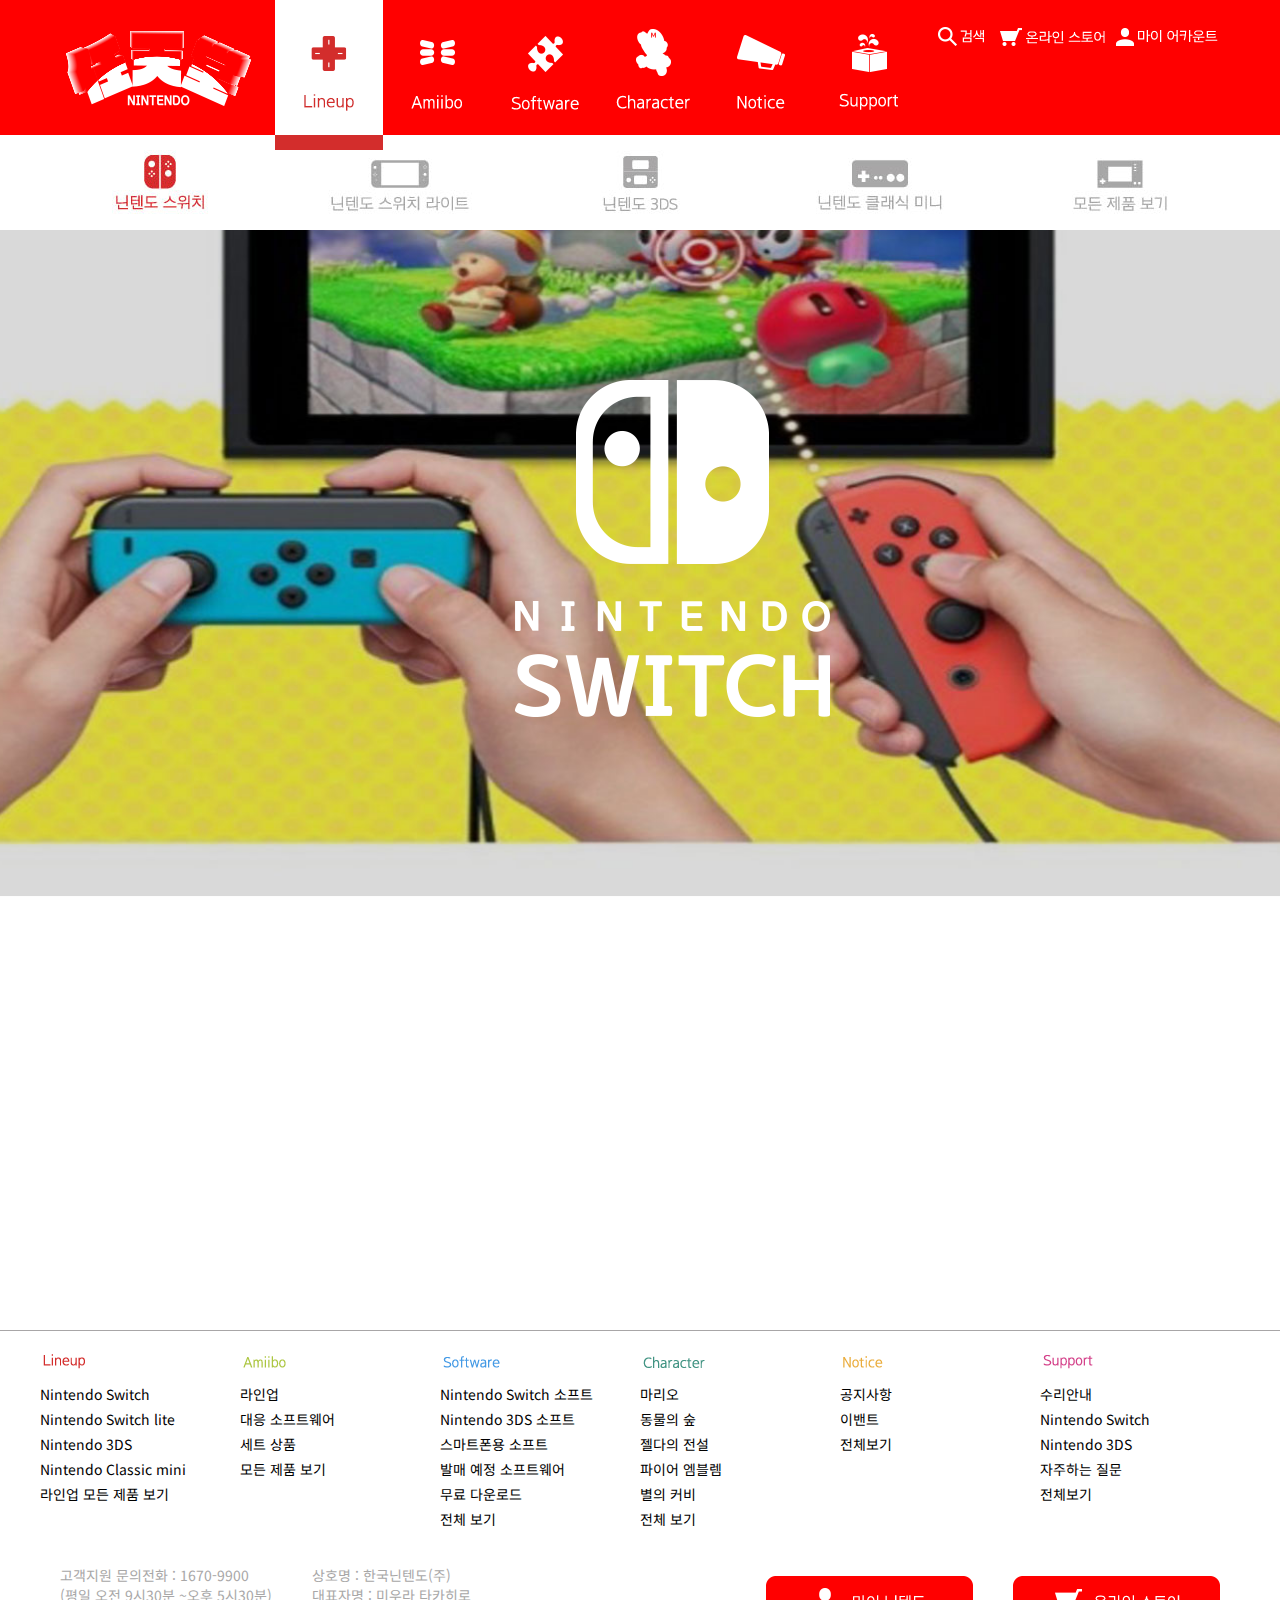
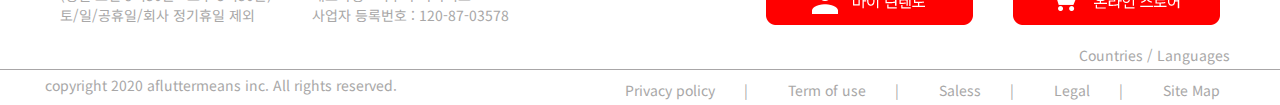
<file: pages/lineup_ns.html>
<!DOCTYPE html>
<html lang="ko">

<head>
    <meta charset="UTF-8">
    <meta name="viewport" content="width=device-width, initial-scale=1.0">
    <title>lineup_nintendo switch</title>

    <link rel="preconnect" href="https://fonts.gstatic.com">
    <link href="https://fonts.googleapis.com/css2?family=Noto+Sans+KR:wght@100;300;400;500;700;900&display=swap" rel="stylesheet">
    <link rel="stylesheet" type="text/css" href="../css/lineup_ns.css">
    <script src="../jquery-3.5.1.min.js"></script>

    <script src="../libraries/bxslider-4-4.2.12/src/js/jquery.bxslider.js"></script>
    <link rel="stylesheet" href="../libraries/bxslider-4-4.2.12/src/css/jquery.bxslider.css">

    <script type="text/javascript">
        $(document).ready(function() {
            $(".gnbScript").mouseenter(function() {
                $(this).find(".gnb_2depth").stop().slideDown("fast");
                $(".nav_bg").stop().slideDown("fast");
            });

            $(".gnb_menu>ul>li").mouseleave(function() {
                $(this).find(".gnb_2depth").stop().slideUp("fast");
                $(".nav_bg").stop().slideUp("fast");
            });
        });
        $(function() {
            $("form legend").mouseenter(function() {
                $("form input").stop().show("fast");
            });
            $("form input").mouseleave(function() {
                $("form input").stop().hide("fast");
            });
        });
    </script>
</head>

<body>
    <div class="skipMenu">
        <a href="http://naver.com/"><span>메인메뉴</span></a>
        <a href="#02"><span></span></a>
        <a href="#03"><span></span></a>
        <a href="#04"><span></span></a>
        <a href="#05"><span></span></a>
    </div>

    <header id="header" class="header">
        <div class="headerwrap">
            <nav class="gnb_menu">
                <h1><a href="../index.html">닌텐도</a></h1>
                <h2 class="hide"><a href="">주요 메뉴</a></h2>
                <ul>
                    <li class="gnb_menu1"><a class="menu1_a" href="">라인업</a>
                        <ul class="lineup_2depth">
                            <li class="sdepth_ns">
                                <a href="">
                                    <p class="hide">Nintendo Switch</p>
                                </a>
                            </li>
                            <li class="sdepth_nsl">
                                <a href="">
                                    <p class="hide">Nintendo Switch lite</p>
                                </a>
                            </li>
                            <li class="sdepth_3ds">
                                <a href="">
                                    <p class="hide">Nintendo 3DS</p>
                                </a>
                            </li>
                            <li class="sdepth_ncm">
                                <a href="">
                                    <p class="hide">Nintendo Classic mini</p>
                                </a>
                            </li>
                            <li class="lineup_all">
                                <a href="">
                                    <p class="hide">모든제품 보기</p>
                                </a>
                            </li>
                        </ul>
                    </li>
                    <li class="gnbScript gnb_menu2"><a class="menu2_a" href="">아미보</a>
                        <ul class="gnb_2depth">
                            <li class="sdepth_amiibologo"></li>
                            <li class="sdepth_amiibo">
                                <a href="">
                                    <p class="hide">아미보 특징</p>
                                </a>
                            </li>
                            <li class="sdepth_amiiboline">
                                <a href="">
                                    <p class="hide">라인업</p>
                                </a>
                            </li>
                            <li class="sdepth_amiibosoft">
                                <a href="">
                                    <p class="hide">대응 소프트웨어</p>
                                </a>
                            </li>
                            <li class="sdepth_amiiboset">
                                <a href="">
                                    <p class="hide">세트상품</p>
                                </a>
                            </li>
                            <li class="sdepth_all">
                                <a href="">
                                    <p class="hide">모든제품 보기</p>
                                </a>
                            </li>
                        </ul>
                    </li>
                    <li class="gnbScript gnb_menu3"><a class="menu3_a" href="">게임소프트웨어</a>
                        <ul class="gnb_2depth">
                            <li class="sdepth_softns">
                                <a href="">
                                    <p class="hide">닌텐도 스위치 소프트웨어</p>
                                </a>
                            </li>
                            <li class="sdepth_soft3ds">
                                <a href="">
                                    <p class="hide">닌텐도 3DS 소프트웨어</p>
                                </a>
                            </li>
                            <li class="sdepth_softphone">
                                <a href="">
                                    <p class="hide">스마트폰용 소프트웨어</p>
                                </a>
                            </li>
                            <li class="sdepth_softrel">
                                <a href="">
                                    <p class="hide">발매 예정소프트웨어</p>
                                </a>
                            </li>
                            <li class="sdepth_softfree">
                                <a href="">
                                    <p class="hide">무료 다운로드</p>
                                </a>
                            </li>
                            <li class="sdepth_all">
                                <a href="">
                                    <p class="hide">모든제품 보기</p>
                                </a>
                            </li>
                        </ul>
                    </li>
                    <li class="gnbScript gnb_menu4"><a class="menu4_a" href="">캐릭터 소개</a>
                        <ul class="gnb_2depth">
                            <li class="sdepth_mario">
                                <a href="">
                                    <p class="hide">마리오</p>
                                </a>
                            </li>
                            <li class="sdepth_animal">
                                <a href="">
                                    <p class="hide">동물의 숲</p>
                                </a>
                            </li>
                            <li class="sdepth_zelda">
                                <a href="">
                                    <p class="hide">젤다의 전설</p>
                                </a>
                            </li>
                            <li class="sdepth_fire">
                                <a href="">
                                    <p class="hide">파이어 엠블렘</p>
                                </a>
                            </li>
                            <li class="sdepth_kirby">
                                <a href="">
                                    <p class="hide">별의 커비</p>
                                </a>
                            </li>
                            <li class="sdepth_all">
                                <a href="">
                                    <p class="hide">모든제품 보기</p>
                                </a>
                            </li>
                        </ul>
                    </li>
                    <li class="gnbScript gnb_menu5"><a class="menu5_a" href="">공지사항</a>
                        <ul class="gnb_2depth">
                            <li class="sdepth_notice"><a href="">공지사항</a></li>
                            <li class="sdepth_noticeevent"><a href="">이벤트</a></li>
                            <li class="sdepth_all">
                                <a href="">
                                    <p class="hide">모든제품 보기</p>
                                </a>
                            </li>
                        </ul>
                    </li>
                    <li class="gnbScript gnb_menu6"><a class="menu6_a" href="">서포트</a>
                        <ul class="gnb_2depth">
                            <li class="sdepth_supall"><a href="">수리안내</a></li>
                            <li class="sdepth_supall"><a href="">Nintendo Switch</a></li>
                            <li class="sdepth_supall"><a href=""> Nintendo 3DS</a></li>
                            <li class="sdepth_supall"><a href="">자주하는 질문</a></li>
                            <li class="sdepth_all">
                                <a href="">
                                    <p class="hide">모든제품 보기</p>
                                </a>
                            </li>
                        </ul>
                    </li>
                </ul>
            </nav>
            <div class="top_menu">
                <h2 class="hide">사용자 메뉴</h2>
                <ul>
                    <li class="top_search">
                        <form name="top_search_frm" action="" method="post" class="serchForm">
                            <fieldset class="search_put">
                                <legend class="top_search_title"><a href="">검색</a></legend>
                                <input type="text" name="search" class="searchShow">
                                <a href="#" onclick="" class="searchBt searchShow">검색</a>
                            </fieldset>
                        </form>
                    </li>
                    <li class="top_online"><a href="">온라인 스토어</a></li>
                    <li class="top_account"><a href="./login.html">마이 어카운트</a></li>
                </ul>
            </div>
        </div>
        <div class="nav_bg"></div>
    </header>

    <main>
        <div class="contentwrap">
            <div style="width:100%; height:1100px;background:url(../images/content_background.jpg)no-repeat center top;background-size:cover;background-attachment:fixed;"></div>
            <div class="content" id="content">
                <div id="content_nintendoswitch" class="content_nintendoswitch">
                    <h2 class="top_logo">닌텐도 스위치 제품 소개</h2>
                </div>
            </div>

        </div>
    </main>
    <footer id="footer" class="footer">
        <div class="footer_underbars"></div>
        <div class="footer_wrap">
            <section class="footermenu">
                <h2 class="hide">하단 사이트 메뉴</h2>
                <dl class="footermenu_lineup">
                    <dt><a href="">Lineup</a></dt>
                    <dd><a href="">Nintendo Switch</a></dd>
                    <dd><a href="">Nintendo Switch lite</a></dd>
                    <dd><a href="">Nintendo 3DS</a></dd>
                    <dd><a href="">Nintendo Classic mini</a></dd>
                    <dd><a href="">라인업 모든 제품 보기</a></dd>
                </dl>
                <dl class="footermenu_amiibo">
                    <dt><a href="">Amiibo</a></dt>
                    <dd><a href="">라인업</a></dd>
                    <dd><a href="">대응 소프트웨어</a></dd>
                    <dd><a href="">세트 상품</a></dd>
                    <dd><a href="">모든 제품 보기</a></dd>
                </dl>
                <dl class="footermenu_software">
                    <dt><a href="">Software</a></dt>
                    <dd><a href="">Nintendo Switch 소프트</a></dd>
                    <dd><a href="">Nintendo 3DS 소프트</a></dd>
                    <dd><a href="">스마트폰용 소프트</a></dd>
                    <dd><a href="">발매 예정 소프트웨어</a></dd>
                    <dd><a href="">무료 다운로드</a></dd>
                    <dd><a href="">전체 보기</a></dd>
                </dl>
                <dl class="footermenu_character">
                    <dt><a href="">Character</a></dt>
                    <dd><a href="">마리오</a></dd>
                    <dd><a href="">동물의 숲</a></dd>
                    <dd><a href="">젤다의 전설</a></dd>
                    <dd><a href="">파이어 엠블렘</a></dd>
                    <dd><a href="">별의 커비</a></dd>
                    <dd><a href="">전체 보기</a></dd>
                </dl>
                <dl class="footermenu_notice">
                    <dt><a href="">공지사항</a></dt>
                    <dd><a href="">공지사항</a></dd>
                    <dd><a href="">이밴트</a></dd>
                    <dd><a href="">전체보기</a></dd>
                </dl>
                <dl class="footermenu_support">
                    <dt><a href="">소비자 지원안내</a></dt>
                    <dd><a href="">수리안내</a></dd>
                    <dd><a href="">Nintendo Switch</a></dd>
                    <dd><a href="">Nintendo 3DS</a></dd>
                    <dd><a href="">자주하는 질문</a></dd>
                    <dd><a href="">전체보기</a></dd>
                </dl>
            </section>

            <div class="footer_button">
                <p class="footerbt_account"><a href="">마이 어카운트</a></p>
                <p class="footerbt_online"><a href="">온라인 샵</a></p>
            </div>
            <div class="footer_info">
                <section class="footermenu_supportinfo">
                    <h2 class="hide">고객지원 안내</h2>
                    <p>고객지원 문의전화 : 1670-9900<br> (평일 오전 9시30분 ~오후 5시30분)<br> 토/일/공휴일/회사 정기휴일 제외</p>
                </section>
                <section class="footermenu_companyinfo">
                    <h2 class="hide">회사 정보</h2>
                    <p>상호명 : 한국닌텐도(주)<br> 대표자명 : 미우라 타카히로<br> 사업자 등록번호 : 120-87-03578</p>
                </section>
            </div>

        </div>
        <div class="footer_underbars"></div>
        <div class="footer_wrap">
            <div class="user_select">
                <a href="" class="selcet_countries">Countries / Languages</a>
            </div>
            <div class="footer_usepolicy">
                <ul>
                    <li class="footer_pp"><a href="">Privacy policy</a></li>
                    <li class="footer_tu"><a href="">Term of use</a></li>
                    <li class="footer_sales"><a href="">Saless</a></li>
                    <li class="footer_legal"><a href="">Legal</a></li>
                    <li class="footer_sitemap"><a href="">Site Map</a></li>
                </ul>
            </div>
            <p class="copyright">copyright 2020 afluttermeans inc. All rights reserved.</p>
        </div>

    </footer>
</body>

</html>
</file>
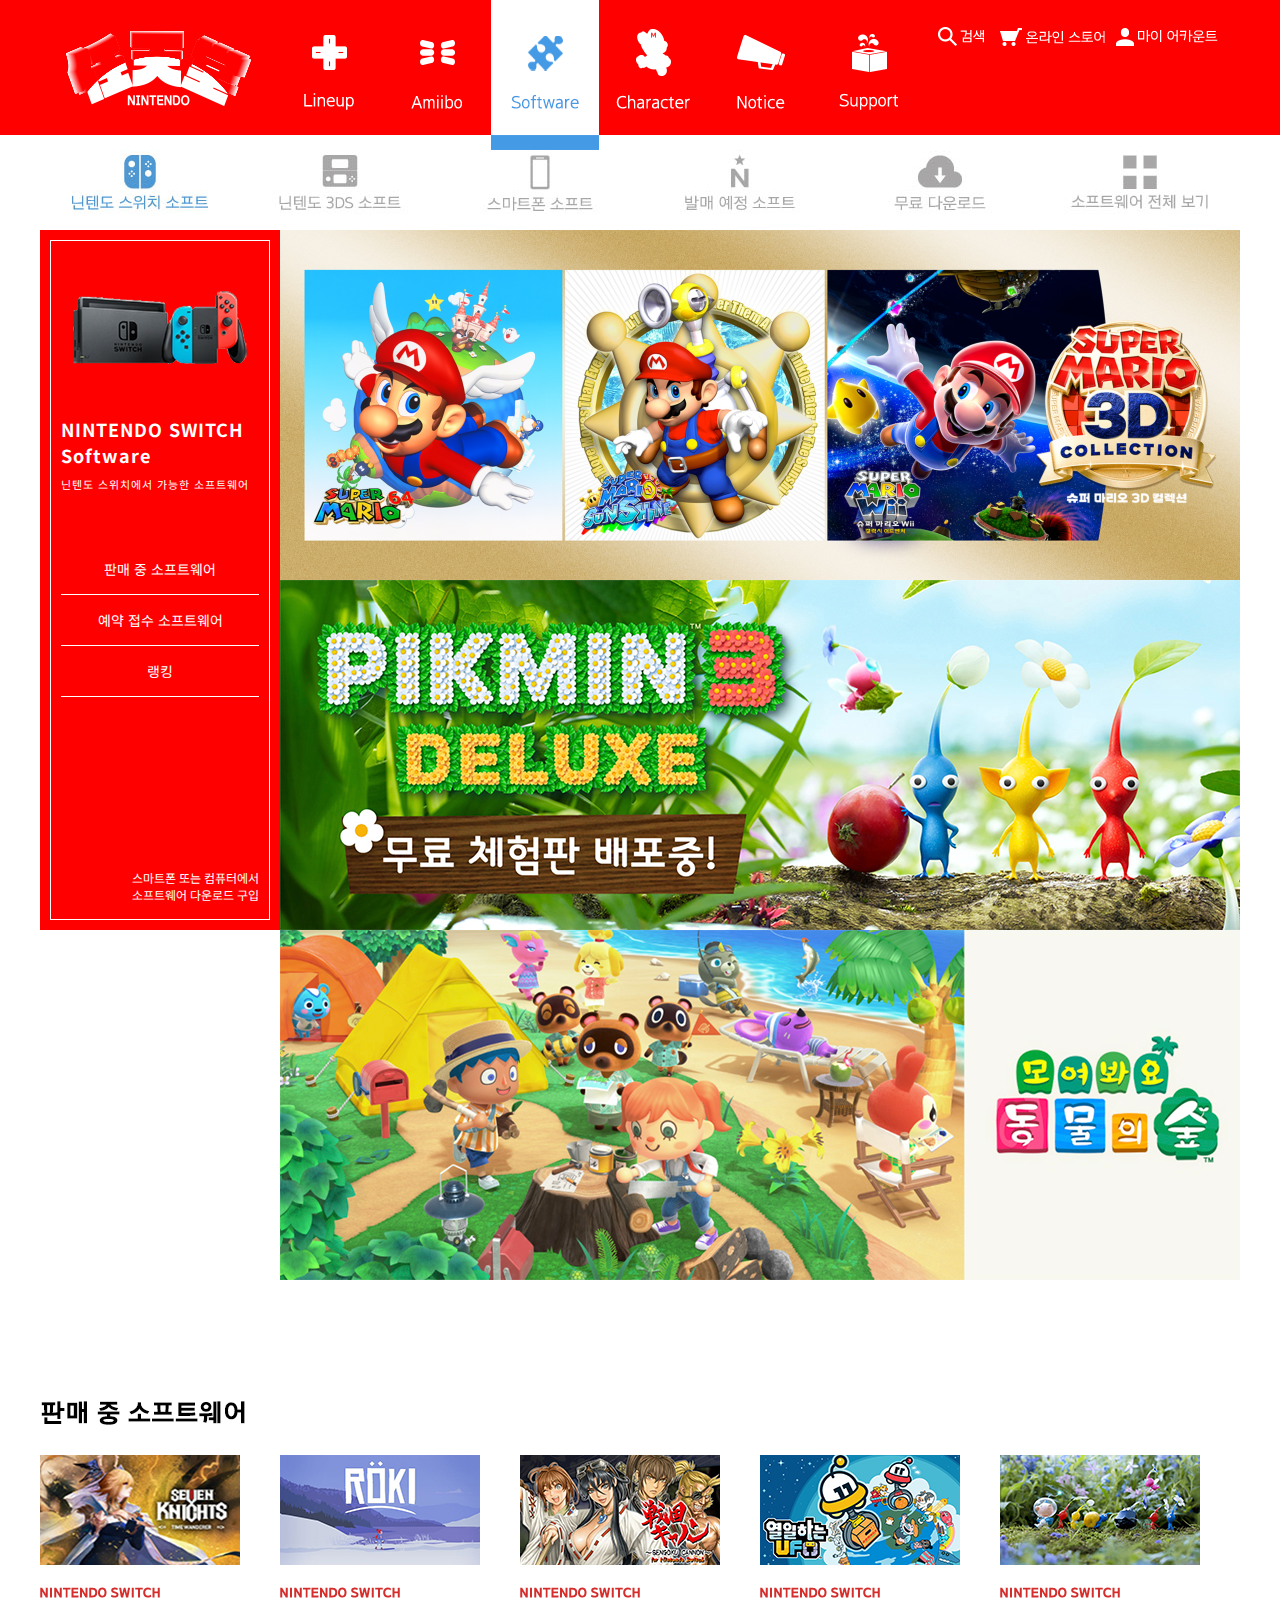
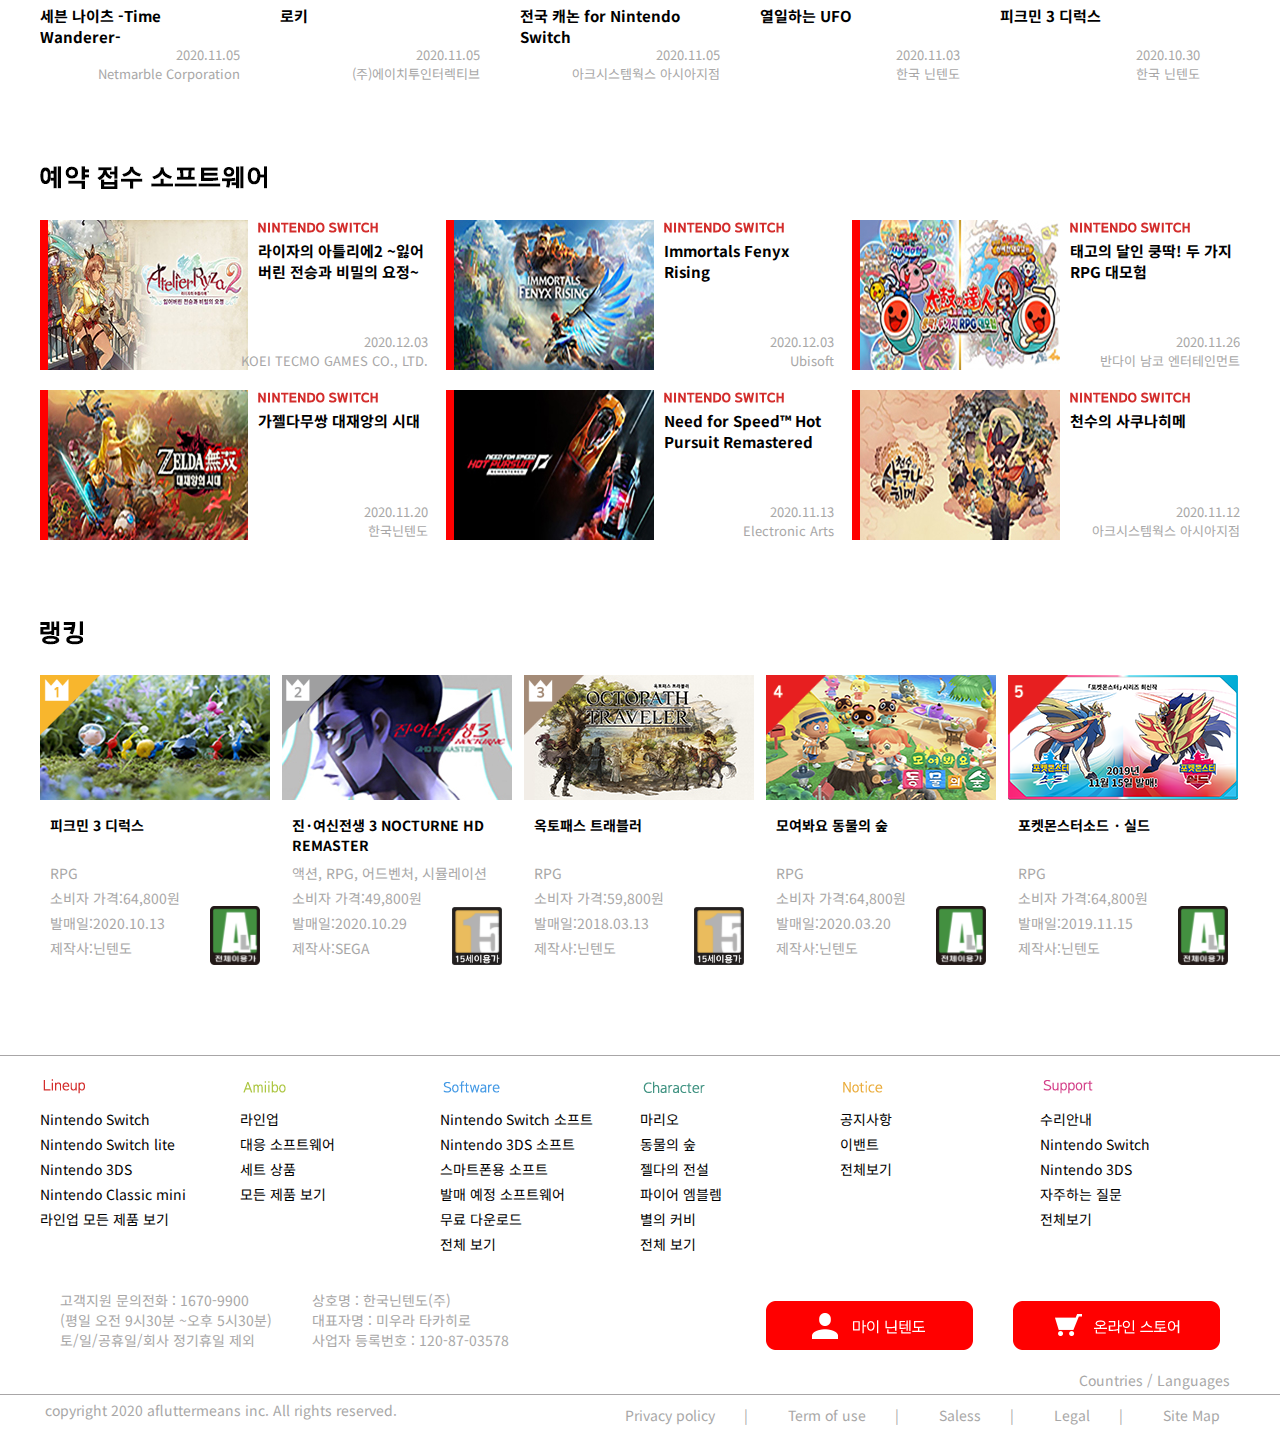
<file: pages/software_ns.html>
<!DOCTYPE html>
<html lang="ko">

<head>
    <meta charset="UTF-8">
    <meta name="viewport" content="width=device-width, initial-scale=1.0">
    <title>NINTENDO SWITCH SOFTWARE</title>


    <link rel="preconnect" href="https://fonts.gstatic.com">
    <link href="https://fonts.googleapis.com/css2?family=Noto+Sans+KR:wght@100;300;400;500;700;900&display=swap" rel="stylesheet">
    <link rel="stylesheet" type="text/css" href="../css/software_ns.css">
    <script src="../jquery-3.5.1.min.js"></script>

    <script src="../libraries/bxslider-4-4.2.12/src/js/jquery.bxslider.js"></script>
    <link rel="stylesheet" href="../libraries/bxslider-4-4.2.12/src/css/jquery.bxslider.css">
    <script type="text/javascript">
        $(document).ready(function() {
            $('.main_imageslide').bxSlider({
                auto: true,
            });
        });
    </script>
    <script type="text/javascript">
        $(document).ready(function() {
            $(".gnbScript").mouseenter(function() {
                $(this).find(".gnb_2depth").stop().slideDown("fast");
                $(".nav_bg").stop().slideDown("fast");
            });

            $(".gnb_menu>ul>li").mouseleave(function() {
                $(this).find(".gnb_2depth").stop().slideUp("fast");
                $(".nav_bg").stop().slideUp("fast");
            });
        });
        $(function() {
            $("form legend").mouseenter(function() {
                $("form input").stop().show("fast");
            });
            $("form input").mouseleave(function() {
                $("form input").stop().hide("fast");
            });
        });
    </script>
    <script type="text/javascript">
        $(window).scroll(function() {
            var scrollTop = $(document).scrollTop();
            var boxTop = $("#slideBox").offset().top;

            var header_height = 220;
            var max_top = 570;
            var speed = 400;


            if (scrollTop <= header_height) {
                scrollTop = header_height;
            }

            if (scrollTop > max_top) {
                scrollTop = max_top;
            }
            $("#slideBox").stop();
            $("#slideBox").animate({
                "top": scrollTop - header_height
            }, speed);
        });
    </script>
</head>

<body>
    <div class="skipMenu">
        <a href="http://naver.com/"><span>메인메뉴</span></a>
        <a href="#02"><span></span></a>
        <a href="#03"><span></span></a>
        <a href="#04"><span></span></a>
        <a href="#05"><span></span></a>
    </div>

    <header id="header" class="header">
        <div class="headerwrap">
            <nav class="gnb_menu">
                <h1><a href="../index.html">닌텐도</a></h1>
                <h2 class="hide"><a href="">주요 메뉴</a></h2>
                <ul>
                    <li class="gnbScript gnb_menu1"><a class="menu1_a" href="">라인업</a>
                        <ul class="gnb_2depth">
                            <li class="sdepth_ns">
                                <a href="../pages/lineup_ns.html">
                                    <p class="hide">Nintendo Switch</p>
                                </a>
                            </li>
                            <li class="sdepth_nsl">
                                <a href="">
                                    <p class="hide">Nintendo Switch lite</p>
                                </a>
                            </li>
                            <li class="sdepth_3ds">
                                <a href="">
                                    <p class="hide">Nintendo 3DS</p>
                                </a>
                            </li>
                            <li class="sdepth_nmc">
                                <a href="">
                                    <p class="hide">Nintendo Classic mini</p>
                                </a>
                            </li>
                            <li class="sdepth_all">
                                <a href="">
                                    <p class="hide">모든제품 보기</p>
                                </a>
                            </li>
                        </ul>
                    </li>
                    <li class="gnbScript gnb_menu2"><a class="menu2_a" href="">아미보</a>
                        <ul class="gnb_2depth">
                            <li class="sdepth_amiibologo"></li>
                            <li class="sdepth_amiibo">
                                <a href="">
                                    <p class="hide">아미보 특징</p>
                                </a>
                            </li>
                            <li class="sdepth_amiiboline">
                                <a href="">
                                    <p class="hide">라인업</p>
                                </a>
                            </li>
                            <li class="sdepth_amiibosoft">
                                <a href="">
                                    <p class="hide">대응 소프트웨어</p>
                                </a>
                            </li>
                            <li class="sdepth_amiiboset">
                                <a href="">
                                    <p class="hide">세트상품</p>
                                </a>
                            </li>
                            <li class="sdepth_all">
                                <a href="">
                                    <p class="hide">모든제품 보기</p>
                                </a>
                            </li>
                        </ul>
                    </li>
                    <li class="gnb_menu3"><a class="menu3_a" href="">게임소프트웨어</a>
                        <ul class="soft_2depth">
                            <li class="sdepth_softns">
                                <a href="./software_ns.html">
                                    <p class="hide">닌텐도 스위치 소프트웨어</p>
                                </a>
                            </li>
                            <li class="sdepth_soft3ds">
                                <a href="./software_3ds.html">
                                    <p class="hide">닌텐도 3DS 소프트웨어</p>
                                </a>
                            </li>
                            <li class="sdepth_softphone">
                                <a href="">
                                    <p class="hide">스마트폰용 소프트웨어</p>
                                </a>
                            </li>
                            <li class="sdepth_softrel">
                                <a href="">
                                    <p class="hide">발매 예정소프트웨어</p>
                                </a>
                            </li>
                            <li class="sdepth_softfree">
                                <a href="">
                                    <p class="hide">무료 다운로드</p>
                                </a>
                            </li>
                            <li class="sdepth_softall">
                                <a href="">
                                    <p class="hide">모든제품 보기</p>
                                </a>
                            </li>
                        </ul>
                    </li>
                    <li class="gnbScript gnb_menu4"><a class="menu4_a" href="">캐릭터 소개</a>
                        <ul class="gnb_2depth">
                            <li class="sdepth_mario">
                                <a href="">
                                    <p class="hide">마리오</p>
                                </a>
                            </li>
                            <li class="sdepth_animal">
                                <a href="">
                                    <p class="hide">동물의 숲</p>
                                </a>
                            </li>
                            <li class="sdepth_zelda">
                                <a href="">
                                    <p class="hide">젤다의 전설</p>
                                </a>
                            </li>
                            <li class="sdepth_fire">
                                <a href="">
                                    <p class="hide">파이어 엠블렘</p>
                                </a>
                            </li>
                            <li class="sdepth_kirby">
                                <a href="">
                                    <p class="hide">별의 커비</p>
                                </a>
                            </li>
                            <li class="sdepth_all">
                                <a href="">
                                    <p class="hide">모든제품 보기</p>
                                </a>
                            </li>
                        </ul>
                    </li>
                    <li class="gnbScript gnb_menu5"><a class="menu5_a" href="">공지사항</a>
                        <ul class="gnb_2depth">
                            <li class="sdepth_notice">
                                <a href="#">
                                    <p class="hide">공지사항</p>
                                </a>
                            </li>
                            <li class="noticeLogo">
                                <a href="#">
                                    <p class="hide">공지사항</p>
                                </a>
                            </li>
                            <li class="sdepth_noticeevent">
                                <a href="">
                                    <p class="hide">이벤트</p>
                                </a>
                            </li>
                            <li class="sdepth_all">
                                <a href="">
                                    <p class="hide">전체 보기</p>
                                </a>
                            </li>
                        </ul>
                    </li>
                    <li class="gnbScript gnb_menu6"><a class="menu6_a" href="">서포트</a>
                        <ul class="gnb_2depth">
                            <li class="sdepth_support">
                                <a href="./supportnotice.php">
                                    <p class="hide">수리안내</p>
                                </a>
                            </li>
                            <li class="sdepth_supportswitch">
                                <a href="">
                                    <p class="hide">Nintendo Switch</p>
                                </a>
                            </li>
                            <li class="sdepth_support3ds">
                                <a href="">
                                    <p class="hide">Nintendo 3DS</p>
                                </a>
                            </li>
                            <li class="sdepth_supportwell">
                                <a href="">
                                    <p class="hide">자주하는 질문</p>
                                </a>
                            </li>
                            <li class="sdepth_all">
                                <a href="">
                                    <p class="hide">전체보기</p>
                                </a>
                            </li>
                        </ul>
                    </li>
                </ul>
            </nav>
            <div class="top_menu">
                <h2 class="hide">사용자 메뉴</h2>
                <ul>
                    <li class="top_search">
                        <form name="top_search_frm" action="" method="post">
                            <fieldset class="search_put">
                                <legend class="top_search_title"><a href="">검색</a></legend>
                                <input type="text" name="search" class="searchShow">
                                <a href="#" onclick="" class="searchBt searchShow">검색</a>
                            </fieldset>
                        </form>
                    </li>
                    <li class="top_online"><a href="">온라인 스토어</a></li>
                    <li class="top_account"><a href="">마이 어카운트</a></li>
                </ul>
            </div>
        </div>
        <div class="nav_bg"></div>
    </header>

    <main class="content">
        <div class="contentwrap">
            <div class="contentbox1" id="contentbox1">
                <div class="side_menuwrap" id="sidemenuWrap">
                    <div id="slideBox" class="side_menu">
                        <div class="side_menu_outline">
                            <h2>NINTENDO SWITCH<br>Software<br>
                                <span>닌텐도 스위치에서 가능한 소프트웨어</span></h2>
                            <ul class="side_list">
                                <li><a href="#salesSoftware">판매 중 소프트웨어</a></li>
                                <li><a href="#reservationSoftware">예약 접수 소프트웨어</a></li>
                                <li><a href="#softwareRankbox">랭킹</a></li>
                            </ul>
                            <p><a href="">스마트폰 또는 컴퓨터에서 <br>소프트웨어 다운로드 구입</a></p>
                        </div>
                    </div>
                </div>

                <div class="main_imagebox">
                    <ul class="main_image">
                        <li class="main_images nintendosoft_image1">
                            <a href=""><img src="../images/ninsoftware_image1.jpg" alt="mario 35th"></a>
                        </li>
                        <li class="main_images nintendosoft_image2" id="dummy">
                            <a href=""><img src="../images/ninsoftware_image2.jpg" alt="pikmin 3"></a>
                        </li>
                        <li class="main_images nintendosoft_image3" id="stop">
                            <a href=""><img src="../images/ninsoftware_image3.jpg" alt="animal"></a>
                        </li>
                    </ul>
                </div>
            </div>
            <div class="contentbox2">
                <div class="sales_software" id="salesSoftware">
                    <h2>판매 중 소프트웨어</h2>
                    <div class="software_salesbox">
                        <ul class="software_sales1">
                            <li class=sales1_title>세븐 나이츠 -Time Wanderer-</li>
                            <p>Nintendo Switch</p>
                            <span>2020.11.05<br>Netmarble Corporation</span>
                            <a href=""></a>
                        </ul>
                        <ul class="software_sales2">
                            <li>로키</li>
                            <p>Nintendo Switch</p>
                            <span>2020.11.05<br>(주)에이치투인터렉티브</span>
                            <a href=""></a>
                        </ul>
                        <ul class="software_sales3">
                            <li>전국 캐논 for Nintendo Switch</li>
                            <p>Nintendo Switch</p>
                            <span>2020.11.05<br>아크시스템웍스 아시아지점</span>
                            <a href=""></a>
                        </ul>
                        <ul class="software_sales4">
                            <li>열일하는 UFO</li>
                            <p>Nintendo Switch</p>
                            <span>2020.11.03<br>한국 닌텐도</span>
                            <a href=""></a>
                        </ul>
                        <ul class="software_sales5">
                            <li>피크민 3 디럭스</li>
                            <p>Nintendo Switch</p>
                            <span>2020.10.30<br>한국 닌텐도</span>
                            <a href=""></a>
                        </ul>
                        <ul class="software_sales6">
                            <li>Yuppie Psycho: Executive Edition</li>
                            <p>Nintendo Switch</p>
                            <span>2020.10.29<br>Another Indie Studio</span>
                            <a href=""></a>
                        </ul>
                        <ul class="software_sales7">
                            <li>진·여신전생 3 NOCTURNE HD REMASTER</li>
                            <p>Nintendo Switch</p>
                            <span>2020.10.29<br>SEGA</span>
                            <a href=""></a>
                        </ul>
                        <ul class="software_sales8">
                            <li>가면라이더 메모리 오브 히어로즈</li>
                            <p>Nintendo Switch</p>
                            <span>2020.10.29<br>반다이 남코 엔터테인먼트</span>
                            <a href=""></a>
                        </ul>
                        <ul class="software_sales9">
                            <li>가면라이더 메모리 오브 히어로즈 프리미엄 사운드 에디션</li>
                            <p>Nintendo Switch</p>
                            <span>2020.10.29<br>반다이 남코 엔터테인먼트</span>
                            <a href=""></a>
                        </ul>
                        <ul class="software_sales10">
                            <li>MAD RAT DEAD</li>
                            <p>Nintendo Switch</p>
                            <span>2020.10.29<br>니폰이치소프트웨어</span>
                            <a href=""></a>
                        </ul>
                    </div>
                </div>
                <div class="reservation_software" id="reservationSoftware">
                    <h2>예약 접수 소프트웨어</h2>
                    <div class="software_reservebox">
                        <div class="software_reservation1_wrap">
                            <ul class="software_reservation1">
                                <li>라이자의 아틀리에2 ~잃어버린 전승과 비밀의 요정~</li>
                                <p>Nintendo Switch</p>
                                <span>2020.12.03<br>KOEI TECMO GAMES CO., LTD.</span>
                                <a href=""></a>
                            </ul>
                        </div>
                        <div class="software_reservation2_wrap">
                            <ul class="software_reservation2">
                                <li>Immortals Fenyx Rising</li>
                                <p>Nintendo Switch</p>
                                <span>2020.12.03<br>Ubisoft</span>
                                <a href=""></a>
                            </ul>
                        </div>
                        <div class="software_reservation3_wrap">
                            <ul class="software_reservation3">
                                <li>태고의 달인 쿵딱! 두 가지 RPG 대모험</li>
                                <p>Nintendo Switch</p>
                                <span>2020.11.26<br>반다이 남코 엔터테인먼트</span>
                                <a href=""></a>
                            </ul>
                        </div>
                        <div class="software_reservation4_wrap">
                            <ul class="software_reservation4">
                                <li>가젤다무쌍 대재앙의 시대</li>
                                <p>Nintendo Switch</p>
                                <span>2020.11.20<br>한국닌텐도</span>
                                <a href=""></a>
                            </ul>
                        </div>
                        <div class="software_reservation5_wrap">
                            <ul class="software_reservation5">
                                <li>Need for Speed™ Hot Pursuit Remastered</li>
                                <p>Nintendo Switch</p>
                                <span>2020.11.13<br>Electronic Arts</span>
                                <a href=""></a>
                            </ul>
                        </div>
                        <div class="software_reservation6_wrap">
                            <ul class="software_reservation6">
                                <li>천수의 사쿠나히메</li>
                                <p>Nintendo Switch</p>
                                <span>2020.11.12<br>아크시스템웍스 아시아지점</span>
                                <a href=""></a>
                            </ul>
                        </div>
                    </div>
                </div>
                <div class="rank_soft">
                    <h2>랭킹</h2>
                    <div class="software_rankbox" id="softwareRankbox">
                        <div class="rankWrap software_rank1_wrap">
                            <ul class="software_rank1">
                                <li><img src="../images/software_rank_1.png" class="rank1_img"></li>
                                <li>피크민 3 디럭스</li>
                                <p class="rank1_text">RPG<br> 소비자 가격:64,800원<br>
                                    <span>발매일:2020.10.13<br>제작사:닌텐도</span></p>
                                <img src="../images/allage.png" class="rank1_allage">
                                <a href="" class="rank_alla"></a>
                            </ul>
                        </div>
                        <div class="rankWrap software_rank2_wrap">
                            <ul class="software_rank2">
                                <li><img src="../images/software_rank_2.png" class="rank1_img"></li>
                                <li>진·여신전생 3 NOCTURNE HD REMASTER</li>
                                <p class="rank2_text">액션, RPG, 어드벤처, 시뮬레이션<br> 소비자 가격:49,800원<br>
                                    <span>발매일:2020.10.29<br>제작사:SEGA</span></p>
                                <img src="../images/15age.png" class="rank2_allage">
                                <a href="" class="rank_alla"></a>
                            </ul>
                        </div>

                        <div class="rankWrap software_rank3_wrap">
                            <ul class="software_rank3">
                                <li><img src="../images/software_rank_3.png" class="rank1_img"></li>
                                <li>옥토패스 트래블러</li>
                                <p class="rank3_text">RPG<br> 소비자 가격:59,800원<br>
                                    <span>발매일:2018.03.13<br>제작사:닌텐도</span></p>
                                <img src="../images/15age.png" class="rank3_allage">
                                <a href="" class="rank_alla"></a>
                            </ul>
                        </div>
                        <div class="rankWrap software_rank4_wrap">
                            <ul class="software_rank4">
                                <li><img src="../images/software_rank_4.png" class="rank1_img"></li>
                                <li>모여봐요 동물의 숲</li>
                                <p class="rank4_text">RPG<br> 소비자 가격:64,800원<br>
                                    <span>발매일:2020.03.20<br>제작사:닌텐도</span></p>
                                <img src="../images/allage.png" class="rank4_allage">
                                <a href="" class="rank_alla"></a>
                            </ul>
                        </div>

                        <div class="rankWrap software_rank5_wrap">
                            <ul class="software_rank5">
                                <li><img src="../images/software_rank_5.png" class="rank1_img"></li>
                                <li>포켓몬스터소드 · 실드</li>
                                <p class="rank5_text">RPG<br> 소비자 가격:64,800원<br>
                                    <span>발매일:2019.11.15<br>제작사:닌텐도</span></p>
                                <img src="../images/allage.png" class="rank5_allage">
                                <a href="" class="rank_alla"></a>
                            </ul>
                        </div>
                    </div>
                </div>
            </div>
            <div class="rank_background"></div>
        </div>


    </main>
    <footer id="footer" class="footer">
        <div class="footer_underbars"></div>
        <div class="footer_wrap">
            <section class="footermenu">
                <h2 class="hide">하단 사이트 메뉴</h2>
                <dl class="footermenu_lineup">
                    <dt><a href="">Lineup</a></dt>
                    <dd><a href="">Nintendo Switch</a></dd>
                    <dd><a href="">Nintendo Switch lite</a></dd>
                    <dd><a href="">Nintendo 3DS</a></dd>
                    <dd><a href="">Nintendo Classic mini</a></dd>
                    <dd><a href="">라인업 모든 제품 보기</a></dd>
                </dl>
                <dl class="footermenu_amiibo">
                    <dt><a href="">Amiibo</a></dt>
                    <dd><a href="">라인업</a></dd>
                    <dd><a href="">대응 소프트웨어</a></dd>
                    <dd><a href="">세트 상품</a></dd>
                    <dd><a href="">모든 제품 보기</a></dd>
                </dl>
                <dl class="footermenu_software">
                    <dt><a href="">Software</a></dt>
                    <dd><a href="">Nintendo Switch 소프트</a></dd>
                    <dd><a href="">Nintendo 3DS 소프트</a></dd>
                    <dd><a href="">스마트폰용 소프트</a></dd>
                    <dd><a href="">발매 예정 소프트웨어</a></dd>
                    <dd><a href="">무료 다운로드</a></dd>
                    <dd><a href="">전체 보기</a></dd>
                </dl>
                <dl class="footermenu_character">
                    <dt><a href="">Character</a></dt>
                    <dd><a href="">마리오</a></dd>
                    <dd><a href="">동물의 숲</a></dd>
                    <dd><a href="">젤다의 전설</a></dd>
                    <dd><a href="">파이어 엠블렘</a></dd>
                    <dd><a href="">별의 커비</a></dd>
                    <dd><a href="">전체 보기</a></dd>
                </dl>
                <dl class="footermenu_notice">
                    <dt><a href="">공지사항</a></dt>
                    <dd><a href="">공지사항</a></dd>
                    <dd><a href="">이밴트</a></dd>
                    <dd><a href="">전체보기</a></dd>
                </dl>
                <dl class="footermenu_support">
                    <dt><a href="">소비자 지원안내</a></dt>
                    <dd><a href="">수리안내</a></dd>
                    <dd><a href="">Nintendo Switch</a></dd>
                    <dd><a href="">Nintendo 3DS</a></dd>
                    <dd><a href="">자주하는 질문</a></dd>
                    <dd><a href="">전체보기</a></dd>
                </dl>
            </section>

            <div class="footer_button">
                <p class="footerbt_account"><a href="">마이 어카운트</a></p>
                <p class="footerbt_online"><a href="">온라인 샵</a></p>
            </div>
            <div class="footer_info">
                <section class="footermenu_supportinfo">
                    <h2 class="hide">고객지원 안내</h2>
                    <p>고객지원 문의전화 : 1670-9900<br> (평일 오전 9시30분 ~오후 5시30분)<br> 토/일/공휴일/회사 정기휴일 제외</p>
                </section>
                <section class="footermenu_companyinfo">
                    <h2 class="hide">회사 정보</h2>
                    <p>상호명 : 한국닌텐도(주)<br> 대표자명 : 미우라 타카히로<br> 사업자 등록번호 : 120-87-03578</p>
                </section>
            </div>

        </div>
        <div class="footer_underbars"></div>
        <div class="footer_wrap">
            <div class="user_select">
                <a href="" class="selcet_countries">Countries / Languages</a>
            </div>
            <div class="footer_usepolicy">
                <ul>
                    <li class="footer_pp"><a href="">Privacy policy</a></li>
                    <li class="footer_tu"><a href="">Term of use</a></li>
                    <li class="footer_sales"><a href="">Saless</a></li>
                    <li class="footer_legal"><a href="">Legal</a></li>
                    <li class="footer_sitemap"><a href="">Site Map</a></li>
                </ul>
            </div>
            <p class="copyright">copyright 2020 afluttermeans inc. All rights reserved.</p>
        </div>

    </footer>


</body>

</html>
</file>
<file: css/lineup_ns.css>
body {
    font-family: 'Noto Sans KR', sans-serif;
    font-size: 14px;
    margin: 0;
    padding: 0;
    color: #000;
}

body ul,
li,
dl,
dd,
dt,
fieldset {
    list-style: none;
    margin: 0;
    padding: 0;
    border: none;
}

body a {
    text-decoration: none;
    color: #000;
    display: block;
}

.skipMenu {
    position: relative
}

.skipMenu a {
    position: absolute;
    top: -60px;
    left: 0;
    width: 138px;
    border: 1px solid #4ec53d;
    background: #333;
    text-align: center
}

.skipMenu a:active,
.skipMenu a:focus {
    top: 0;
    z-index: 1000;
    text-decoration: none
}

.skipMenu span {
    display: inline-block;
    padding: 2px 6px 0 0;
    color: #fff;
    letter-spacing: -1px;
    font-size: 13px;
    line-height: 26px
}

.hide {
    width: 0;
    height: 0;
    position: absolute;
    left: -9999px;
    top: -9999px;
}

.nav_bg {
    width: 100%;
    height: 250px;
    background: #fff;
    margin: auto;
    position: absolute;
    z-index: 1;
    display: none;
}

h1 {
    width: 195px;
    height: 85px;
    background: url(../images/main_header_logo.png)no-repeat;
    text-indent: -9999px;
    float: left;
    box-sizing: border-box;
    margin: 25px 20px;
}

.header {
    width: 100%;
    height: 150px;
    background: #f00;
    border-bottom: 15px solid #fff;
    box-sizing: border-box;
}

.headerwrap {
    width: 1200px;
    height: 150px;
    position: relative;
    margin: auto;
}

h1>a {
    display: block;
    width: 195px;
    height: 85px;
}

.gnb_menu ul li ul li {
    text-indent: 0;
}

.lineup_2depth {
    background: #fff;
    width: 1200px;
    height: 70px;
    position: absolute;
    left: 0;
    top: 150px;
}

.sdepth_ns {
    width: 240px;
    height: 70px;
    float: left;
}

.sdepth_ns a {
    width: 240px;
    height: 70px;
    display: block;
    text-indent: -9999px;
    background: url(../images/lineup_2depthfix_nsover.jpg)no-repeat;
}

.sdepth_nsl {
    width: 240px;
    height: 70px;
    float: left;
}

.sdepth_nsl a {
    width: 240px;
    height: 70px;
    display: block;
    text-indent: -9999px;
    background: url(../images/lineup_2depthfix_nsl.jpg)no-repeat;
}

.sdepth_nsl a:hover {
    background: url(../images/lineup_2depthfix_nslover.jpg);
}

.sdepth_3ds {
    width: 240px;
    height: 70px;
    float: left;
}

.sdepth_3ds a {
    width: 240px;
    height: 70px;
    display: block;
    text-indent: -9999px;
    background: url(../images/lineup_2depthfix_3ds.jpg)no-repeat;
}

.sdepth_3ds a:hover {
    background: url(../images/lineup_2depthfix_3dsover.jpg);
}

.sdepth_ncm {
    width: 240px;
    height: 70px;
    float: left;
}

.sdepth_ncm a {
    width: 240px;
    height: 70px;
    display: block;
    text-indent: -9999px;
    background: url(../images/lineup_2depthfix_ncm.jpg)no-repeat;
}

.sdepth_ncm a:hover {
    background: url(../images/lineup_2depthfix_ncmover.jpg);
}

.lineup_all {
    width: 240px;
    height: 70px;
    float: left;
}

.lineup_all a {
    width: 240px;
    height: 70px;
    display: block;
    text-indent: -9999px;
    background: url(../images/lineup_2depthfix_all.jpg)no-repeat;
}

.lineup_all a:hover {
    background: url(../images/lineup_2depthfix_allover.jpg);
}

.gnb_menu {
    margin: auto;
    height: 150px;
}

.gnb_menu>ul>li {
    float: left;
    width: 108px;
    height: 150px;
}

.gnb_menu1 {
    width: 108px;
    height: 150px;
    background: url(../images/gnb_lineup2.png)no-repeat;
    text-indent: -9999px;
}

.gnb_menu1>a {
    display: block;
    width: 108px;
    height: 150px;
}

.gnb_menu2 {
    width: 108px;
    height: 150px;
    background: url(../images/gnb_amiibi.png)no-repeat;
    text-indent: -9999px;
}

.gnb_menu2>a {
    display: block;
    width: 108px;
    height: 150px;
}

.gnb_menu2>a:hover {
    width: 108px;
    height: 150px;
    background: url(../images/gnb_amiibo2.png)no-repeat;
}

.gnb_menu3 {
    width: 108px;
    height: 150px;
    background: url(../images/gnb_soft.png)no-repeat;
    text-indent: -9999px;
}

.gnb_menu3>a {
    display: block;
    width: 108px;
    height: 150px;
}

.gnb_menu3>a:hover {
    width: 108px;
    height: 150px;
    background: url(../images/gnb_software2.png)no-repeat;
}

.gnb_menu4 {
    width: 108px;
    height: 150px;
    background: url(../images/gnb_character.png)no-repeat;
    text-indent: -9999px;
}

.gnb_menu4>a {
    display: block;
    width: 108px;
    height: 150px;
}

.gnb_menu4>a:hover {
    width: 108px;
    height: 150px;
    background: url(../images/gnb_character2.png)no-repeat;
}

.gnb_menu5 {
    width: 108px;
    height: 150px;
    background: url(../images/gnb_notice.png)no-repeat;
    text-indent: -9999px;
}

.gnb_menu5>a {
    display: block;
    width: 108px;
    height: 150px;
}

.gnb_menu5>a:hover {
    width: 108px;
    height: 150px;
    background: url(../images/gnb_notice2.png)no-repeat;
}

.gnb_menu6 {
    width: 108px;
    height: 150px;
    background: url(../images/gnb_support.png)no-repeat;
    text-indent: -9999px;
}

.gnb_menu6>a {
    display: block;
    width: 108px;
    height: 150px;
}

.gnb_menu6>a:hover {
    width: 108px;
    height: 150px;
    background: url(../images/gnb_support2.png)no-repeat;
}

.gnb_menu>ul>li>ul {
    overflow: hidden;
}

.gnb_2depth {
    width: 1200px;
    height: 250px;
    background: #fff;
    position: absolute;
    left: 0;
    overflow: hidden;
    z-index: 3;
    display: none;
}

.sdepth_amiibologo {
    width: 232px;
    height: 58px;
    background: url(../images/2depth_amiibo_title.png)no-repeat;
    float: left;
    margin: 80px 40px;
}

.sdepth_amiibo {
    width: 129px;
    height: 184px;
    background: url(../images/2depth_amiibo.png)no-repeat;
    float: left;
    margin: 10px 40px;
}

.sdepth_amiibo a {
    display: block;
    width: 129px;
    height: 184px;
}

.sdepth_amiibo:hover {
    background: url(../images/2depth_amiiboover.png);
}

.sdepth_amiiboline {
    width: 129px;
    height: 184px;
    background: url(../images/2depth_amiiboline.png)no-repeat;
    float: left;
    margin: 10px 40px;
}

.sdepth_amiiboline a {
    display: block;
    width: 129px;
    height: 184px;
}

.sdepth_amiiboline:hover {
    background: url(../images/2depth_amiibolineover.png);
}

.sdepth_amiibosoft {
    width: 129px;
    height: 184px;
    background: url(../images/2depth_amiibosoft.png)no-repeat;
    float: left;
    margin: 10px 40px;
}

.sdepth_amiibosoft a {
    display: block;
    width: 129px;
    height: 184px;
}

.sdepth_amiibosoft:hover {
    background: url(../images/2depth_amiibosoftover.png);
}

.sdepth_amiiboset {
    width: 129px;
    height: 184px;
    background: url(../images/2depth_amiiboset.png)no-repeat;
    float: left;
    margin: 10px 10px 10px 40px;
}

.sdepth_amiiboset a {
    display: block;
    width: 129px;
    height: 184px;
}

.sdepth_amiiboset:hover {
    background: url(../images/2depth_amiibosetover.png);
}

.sdepth_softns {
    width: 190px;
    height: 170px;
    background: url(../images/soft2_ns.png)no-repeat;
    float: left;
    margin: 10px 25px;
}

.sdepth_softns a {
    display: block;
    width: 190px;
    height: 170px;
}

.sdepth_softns:hover {
    background: url(../images/soft2_inns.png);
}

.sdepth_soft3ds {
    width: 190px;
    height: 170px;
    background: url(../images/soft2_3ds.png)no-repeat;
    float: left;
    margin: 10px 25px;
}

.sdepth_soft3ds a {
    display: block;
    width: 190px;
    height: 170px;
}

.sdepth_soft3ds:hover {
    background: url(../images/soft2_in3ds.png);
}

.sdepth_softphone {
    width: 190px;
    height: 170px;
    background: url(../images/soft2_smart.png)no-repeat;
    float: left;
    margin: 10px 25px;
}

.sdepth_softphone a {
    display: block;
    width: 190px;
    height: 170px;
}

.sdepth_softphone:hover {
    background: url(../images/soft2_insmart.png);
}

.sdepth_softrel {
    width: 190px;
    height: 170px;
    background: url(../images/soft2_rel.png)no-repeat;
    float: left;
    margin: 10px 25px;
}

.sdepth_softrel a {
    display: block;
    width: 190px;
    height: 170px;
}

.sdepth_softrel:hover {
    background: url(../images/soft2_inrel.png);
}

.sdepth_softfree {
    width: 190px;
    height: 170px;
    background: url(../images/soft2_free.png)no-repeat;
    float: left;
    margin: 10px 25px;
}

.sdepth_softfree a {
    display: block;
    width: 190px;
    height: 170px;
}

.sdepth_softfree:hover {
    background: url(../images/soft2_infree.png);
}

.sdepth_all {
    background: url(../images/2depth_all.png)no-repeat;
    width: 49px;
    height: 14px;
    position: absolute;
    bottom: 15px;
    right: 20px;
}

.sdepth_all a {
    display: block;
    width: 49px;
    height: 14px;
}

.top_menu {
    position: absolute;
    top: 25px;
    right: 15px;
}

.top_menu ul li {
    float: left;
    margin-right: 5px;
    height: 25px;
}

.top_search {
    position: relative;
}

.top_search_title>a {
    width: 53px;
    height: 25px;
    display: block;
}

.searchBt {
    text-indent: 0;
    left: 230px;
    display: none;
}

.top_search_title {
    width: 53px;
    background: url(../images/topmenu_reserch.png)no-repeat;
    text-indent: -9999px;
}

.searchShow {
    position: absolute;
    top: 30px;
}

.top_search form input {
    width: 210px;
    height: 22px;
    border: none;
    display: none;
}

.top_online {
    width: 111px;
    background: url(../images/topmenu_online.png)no-repeat;
    text-indent: -9999px;
}

.top_online a {
    width: 115px;
    height: 25px;
    display: block;
}

.top_online a:hover {
    display: block;
    width: 115px;
    background: url(../images/top_menu_underbar.jpg)repeat-x bottom;
}

.top_account {
    width: 107px;
    background: url(../images/topmenu_account.png)no-repeat;
    text-indent: -9999px;
}

.top_account a {
    width: 111px;
    height: 25px;
    display: block;
}

.top_account a:hover {
    display: block;
    width: 111px;
    background: url(../images/top_menu_underbar.jpg)repeat-x bottom;
}

.top_account a {
    display: block;
}

main {
    margin-top: 80px;
}

.contentwrap {
    width: 100%;
    margin: auto;
    position: relative;
}

.top_logo {
    width: 320px;
    height: 345px;
    background: url(../images/content_top_logo.png)no-repeat;
    top: 130px;
    left: 40%;
    text-indent: -9999px;
    position: absolute;
}

.footer_wrap {
    width: 1200px;
    margin: auto;
    position: relative;
}

.footermenu {
    width: 1200px;
    height: 200px;
    margin: auto;
    overflow: hidden;
}

.footer_underbars {
    width: 100%;
    height: 1px;
    background: url(../images/footer_underbar_96.jpg)repeat-x;
    margin: auto;
    text-indent: -999px;
}

.footermenu dl {
    float: left;
}

.footermenu_lineup {
    line-height: 25px;
    width: 200px;
}

.footermenu_lineup dd a:hover {
    color: #d32d2c;
    text-decoration: underline;
}

.footermenu_lineup dt {
    width: 48px;
    height: 21px;
    background: url(../images/footermenu_lineup.png)no-repeat;
    text-indent: -9999px;
    margin: 20px 0 10px
}

.footermenu_amiibo {
    line-height: 25px;
    width: 200px;
}

.footermenu_amiibo dd a:hover {
    color: #acc641;
    text-decoration: underline;
}

.footermenu_amiibo dt {
    width: 49px;
    height: 21px;
    background: url(../images/footermenu_amiibo.png)no-repeat;
    text-indent: -9999px;
    margin: 20px 0 10px
}

.footermenu_software {
    line-height: 25px;
    width: 200px;
}

.footermenu_software dd a:hover {
    color: #459ae5;
    text-decoration: underline;
}

.footermenu_software dt {
    width: 63px;
    height: 21px;
    background: url(../images/footermenu_software.png)no-repeat;
    text-indent: -9999px;
    margin: 20px 0 10px
}

.footermenu_character {
    line-height: 25px;
    width: 200px;
}

.footermenu_character dd a:hover {
    color: #429483;
    text-decoration: underline;
}

.footermenu_character dt {
    width: 68px;
    height: 21px;
    background: url(../images/footermenu_character.png)no-repeat;
    text-indent: -9999px;
    margin: 20px 0 10px
}

.footermenu_notice {
    line-height: 25px;
    width: 200px;
}

.footermenu_notice dd a:hover {
    color: #eaac3c;
    text-decoration: underline;
}

.footermenu_notice dt {
    width: 46px;
    height: 21px;
    background: url(../images/footermenu_notice.png)no-repeat;
    text-indent: -9999px;
    margin: 20px 0 10px
}

.footermenu_support {
    line-height: 25px;
    width: 200px;
}

.footermenu_support dd a:hover {
    color: #d4428a;
    text-decoration: underline;
}

.footermenu_support dt {
    width: 56px;
    height: 21px;
    background: url(../images/footermenu_support.png)no-repeat;
    text-indent: -9999px;
    margin: 20px 0 10px
}

.footer_info {
    overflow: hidden;
    color: #a8a7a7;
}

.footermenu_supportinfo {
    float: left;
    margin: 20px 20px 30px 20px;
    line-height: 20px;
}

.footermenu_companyinfo {
    float: left;
    margin: 20px 20px 30px 20px;
    line-height: 20px;
}

.footer_button {
    position: absolute;
    right: 0;
    top: 225px;
    overflow: hidden;
}

.footerbt_account {
    float: left;
    margin: 20px;
    width: 207px;
    height: 49px;
    text-indent: -9999px;
}

.footerbt_account a {
    display: block;
    box-sizing: border-box;
    width: 207px;
    height: 49px;
    background: url(../images/footerbutton_account.png)no-repeat;
    text-indent: -9999px;
}

.footerbt_account a:hover {
    background: url(../images/footerbutton_accountover.png)no-repeat;
}

.footerbt_online {
    float: left;
    margin: 20px;
    width: 207px;
    height: 49px;
}

.footerbt_online a {
    display: block;
    box-sizing: border-box;
    width: 207px;
    height: 49px;
    background: url(../images/footerbutton_online.png)no-repeat;
    text-indent: -9999px;
}

.footerbt_online a:hover {
    background: url(../images/footerbutton_onlineover.png)no-repeat;
}

.footer_usepolicy {
    overflow: hidden;
    position: absolute;
    right: 0;
}

.footer_usepolicy li {
    float: left;
    margin: 5px 20px;
}

.footer_pp a:hover {
    color: black;
    text-decoration: underline;
}

.footer_pp a:after {
    content: " | ";
    margin-left: 25px;
    color: #a8a7a7;
}

.footer_tu a:hover {
    color: black;
    text-decoration: underline;
}

.footer_tu a:after {
    content: " | ";
    margin-left: 25px;
    color: #a8a7a7;
}

.footer_sales a:hover {
    color: black;
    text-decoration: underline;
}

.footer_sales a:after {
    content: " | ";
    margin-left: 25px;
    color: #a8a7a7;
}

.footer_legal a:hover {
    color: black;
    text-decoration: underline;
}

.footer_legal a:after {
    content: " | ";
    margin-left: 25px;
    color: #a8a7a7;
}

.footer_sitemap a:hover {
    color: black;
    text-decoration: underline;
}

.footer_usepolicy li a {
    color: #a8a7a7;
}

.user_select {
    position: absolute;
    right: 10px;
    top: -30px;
}

.user_select a {
    color: #a8a7a7;
}

.user_select a:hover {
    color: black;
    text-decoration: underline;
}

.copyright {
    margin: 5px;
    color: #a8a7a7;
}
</file>
<file: css/software_ns.css>
body {
    font-family: 'Noto Sans KR', sans-serif;
    font-size: 14px;
    margin: 0;
    padding: 0;
    color: #000;
}

body ul,
li,
dl,
dd,
dt,
fieldset {
    list-style: none;
    margin: 0;
    padding: 0;
    border: none;
}

body a {
    text-decoration: none;
    color: #000;
    display: block;
}

.skipMenu {
    position: relative
}

.skipMenu a {
    position: absolute;
    top: -60px;
    left: 0;
    width: 138px;
    border: 1px solid #4ec53d;
    background: #333;
    text-align: center
}

.skipMenu a:active,
.skipMenu a:focus {
    top: 0;
    z-index: 1000;
    text-decoration: none
}

.skipMenu span {
    display: inline-block;
    padding: 2px 6px 0 0;
    color: #fff;
    letter-spacing: -1px;
    font-size: 13px;
    line-height: 26px
}

.hide {
    width: 0;
    height: 0;
    position: absolute;
    left: -9999px;
    top: -9999px;
}

.nav_bg {
    width: 100%;
    height: 180px;
    background: #fff;
    margin: auto;
    position: absolute;
    z-index: 1;
    display: none;
}

h1 {
    width: 195px;
    height: 85px;
    background: url(../images/main_header_logo.png)no-repeat;
    text-indent: -9999px;
    float: left;
    box-sizing: border-box;
    margin: 25px 20px;
}

.header {
    width: 100%;
    height: 150px;
    background: #f00;
    border-bottom: 15px solid #fff;
    box-sizing: border-box;
}

.headerwrap {
    width: 1200px;
    height: 220px;
    position: relative;
    margin: auto;
}

h1>a {
    display: block;
    width: 195px;
    height: 85px;
}

.gnb_menu ul li ul li {
    text-indent: 0;
}

.gnb_menu3 ul {
    background: #fff;
    width: 1200px;
    height: 70px;
    margin: auto;
    position: absolute;
    left: 0;
}

.sdepth_softns {
    width: 200px;
    height: 70px;
    float: left;
}

.sdepth_softns a {
    width: 200px;
    height: 70px;
    display: block;
    text-indent: -9999px;
    background: url(../images/software_2depthfix_nsover.jpg)no-repeat;
}

.sdepth_soft3ds {
    width: 200px;
    height: 70px;
    float: left;
}

.sdepth_soft3ds a {
    width: 200px;
    height: 70px;
    display: block;
    text-indent: -9999px;
    background: url(../images/software_2depthfix_3ds.jpg)no-repeat;
}

.sdepth_soft3ds a:hover {
    background: url(../images/software_2depthfix_3dsover.jpg);
}

.sdepth_softphone {
    width: 200px;
    height: 70px;
    float: left;
}

.sdepth_softphone a {
    width: 200px;
    height: 70px;
    display: block;
    text-indent: -9999px;
    background: url(../images/software_2depthfix_smart.jpg)no-repeat;
}

.sdepth_softphone a:hover {
    background: url(../images/software_2depthfix_smartover.jpg);
}

.sdepth_softrel {
    width: 200px;
    height: 70px;
    float: left;
}

.sdepth_softrel a {
    width: 200px;
    height: 70px;
    display: block;
    text-indent: -9999px;
    background: url(../images/software_2depthfix_new.jpg)no-repeat;
}

.sdepth_softrel a:hover {
    background: url(../images/software_2depthfix_newover.jpg);
}

.sdepth_softfree {
    width: 200px;
    height: 70px;
    float: left;
}

.sdepth_softfree a {
    width: 200px;
    height: 70px;
    display: block;
    text-indent: -9999px;
    background: url(../images/software_2depthfix_free.jpg)no-repeat;
}

.sdepth_softfree a:hover {
    background: url(../images/software_2depthfix_freeover.jpg);
}

.sdepth_softall {
    width: 200px;
    height: 70px;
    float: left;
}

.sdepth_softall a {
    width: 200px;
    height: 70px;
    display: block;
    text-indent: -9999px;
    background: url(../images/software_2depthfix_all.jpg)no-repeat;
}

.sdepth_softall a:hover {
    background: url(../images/software_2depthfix_allover.jpg);
}

.gnb_menu {
    margin: auto;
    height: 150px;
}

.gnb_menu>ul>li {
    float: left;
    width: 108px;
    height: 150px;
}

.gnb_menu1 {
    width: 108px;
    height: 150px;
    background: url(../images/gnb_lineup.png)no-repeat;
    text-indent: -9999px;
}

.gnb_menu1>a {
    display: block;
    width: 108px;
    height: 150px;
}

.gnb_menu1>a:hover {
    width: 108px;
    height: 150px;
    background: url(../images/gnb_lineup2.png)no-repeat;
}

.gnb_menu2 {
    width: 108px;
    height: 150px;
    background: url(../images/gnb_amiibi.png)no-repeat;
    text-indent: -9999px;
}

.gnb_menu2>a {
    display: block;
    width: 108px;
    height: 150px;
}

.gnb_menu2>a:hover {
    width: 108px;
    height: 150px;
    background: url(../images/gnb_amiibo2.png)no-repeat;
}

.gnb_menu3 {
    width: 108px;
    height: 150px;
    background: url(../images/gnb_software2.png)no-repeat;
    text-indent: -9999px;
}

.gnb_menu3>a {
    display: block;
    width: 108px;
    height: 150px;
}

.gnb_menu4 {
    width: 108px;
    height: 150px;
    background: url(../images/gnb_character.png)no-repeat;
    text-indent: -9999px;
}

.gnb_menu4>a {
    display: block;
    width: 108px;
    height: 150px;
}

.gnb_menu4>a:hover {
    width: 108px;
    height: 150px;
    background: url(../images/gnb_character2.png)no-repeat;
}

.gnb_menu5 {
    width: 108px;
    height: 150px;
    background: url(../images/gnb_notice.png)no-repeat;
    text-indent: -9999px;
}

.gnb_menu5>a {
    display: block;
    width: 108px;
    height: 150px;
}

.gnb_menu5>a:hover {
    width: 108px;
    height: 150px;
    background: url(../images/gnb_notice2.png)no-repeat;
}

.gnb_menu6 {
    width: 108px;
    height: 150px;
    background: url(../images/gnb_support.png)no-repeat;
    text-indent: -9999px;
}

.gnb_menu6>a {
    display: block;
    width: 108px;
    height: 150px;
}

.gnb_menu6>a:hover {
    width: 108px;
    height: 150px;
    background: url(../images/gnb_support2.png)no-repeat;
}

.gnb_menu>ul>li>ul {
    overflow: hidden;
}

.gnb_2depth {
    width: 1200px;
    height: 250px;
    background: #fff;
    position: absolute;
    left: 0;
    overflow: hidden;
    z-index: 10;
    display: none;
}

.sdepth_ns {
    float: left;
    width: 250px;
    height: 200px;
    background: url(../images/lineup_ns.png)no-repeat;
    margin: 10px 50px;
}

.sdepth_ns a {
    display: block;
    width: 250px;
    height: 200px;
}

.sdepth_ns:hover {
    background: url(../images/lineup_nsmouse.png)no-repeat;
}

.sdepth_nsl {
    float: left;
    width: 203px;
    height: 200px;
    background: url(../images/lineup_lite.png)no-repeat;
    margin: 10px 50px;
}

.sdepth_nsl a {
    display: block;
    width: 203px;
    height: 200px;
}

.sdepth_nsl:hover {
    background: url(../images/lineup_nslmouse.png)no-repeat;
}

.sdepth_3ds {
    float: left;
    width: 144px;
    height: 200px;
    background: url(../images/lineup_3ds.png)no-repeat;
    margin: 10px 50px;
}

.sdepth_3ds a {
    display: block;
    width: 144px;
    height: 200px;
}

.sdepth_3ds:hover {
    background: url(../images/lineup_3dsmouse.png)no-repeat;
}

.sdepth_nmc {
    float: left;
    width: 191px;
    height: 200px;
    background: url(../images/lineup_nmc.png)no-repeat;
    margin: 10px 50px;
}

.sdepth_nmc a {
    display: block;
    width: 191px;
    height: 200px;
}

.sdepth_nmc:hover {
    background: url(../images/lineup_nmcmouse.png)no-repeat;
}

.sdepth_all {
    background: url(../images/2depth_all.png)no-repeat;
    width: 49px;
    height: 14px;
    position: absolute;
    bottom: 15px;
    right: 20px;
}

.sdepth_all a {
    display: block;
    width: 49px;
    height: 14px;
}

.sdepth_amiibologo {
    width: 232px;
    height: 58px;
    background: url(../images/2depth_amiibo_title.png)no-repeat;
    float: left;
    margin: 80px 40px;
}

.sdepth_amiibo {
    width: 129px;
    height: 184px;
    background: url(../images/2depth_amiibo.png)no-repeat;
    float: left;
    margin: 10px 40px;
}

.sdepth_amiibo a {
    display: block;
    width: 129px;
    height: 184px;
}

.sdepth_amiibo:hover {
    background: url(../images/2depth_amiiboover.png);
}

.sdepth_amiiboline {
    width: 129px;
    height: 184px;
    background: url(../images/2depth_amiiboline.png)no-repeat;
    float: left;
    margin: 10px 40px;
}

.sdepth_amiiboline a {
    display: block;
    width: 129px;
    height: 184px;
}

.sdepth_amiiboline:hover {
    background: url(../images/2depth_amiibolineover.png);
}

.sdepth_amiibosoft {
    width: 129px;
    height: 184px;
    background: url(../images/2depth_amiibosoft.png)no-repeat;
    float: left;
    margin: 10px 40px;
}

.sdepth_amiibosoft a {
    display: block;
    width: 129px;
    height: 184px;
}

.sdepth_amiibosoft:hover {
    background: url(../images/2depth_amiibosoftover.png);
}

.sdepth_amiiboset {
    width: 129px;
    height: 184px;
    background: url(../images/2depth_amiiboset.png)no-repeat;
    float: left;
    margin: 10px 10px 10px 40px;
}

.sdepth_amiiboset a {
    display: block;
    width: 129px;
    height: 184px;
}

.sdepth_amiiboset:hover {
    background: url(../images/2depth_amiibosetover.png);
}

.sdepth_mario {
    width: 190px;
    height: 170px;
    background: url(../images/software2depth_mario.png)no-repeat;
    float: left;
    margin: 10px 25px;
}

.sdepth_mario a {
    display: block;
    width: 190px;
    height: 170px;
}

.sdepth_mario:hover {
    background: url(../images/software_2depth_marioover.png);
}

.sdepth_animal {
    width: 190px;
    height: 170px;
    background: url(../images/software2depth_animal.png)no-repeat;
    float: left;
    margin: 10px 25px;
}

.sdepth_animal a {
    display: block;
    width: 190px;
    height: 170px;
}

.sdepth_animal:hover {
    background: url(../images/software2depth_animalover.png);
}

.sdepth_zelda {
    width: 190px;
    height: 170px;
    background: url(../images/software2depth_zelda.png)no-repeat;
    float: left;
    margin: 10px 25px;
}

.sdepth_zelda a {
    display: block;
    width: 190px;
    height: 170px;
}

.sdepth_zelda:hover {
    background: url(../images/software2depth_zeldaover.png);
}

.sdepth_fire {
    width: 190px;
    height: 170px;
    background: url(../images/software2depth_fire.png)no-repeat;
    float: left;
    margin: 10px 25px;
}

.sdepth_fire a {
    display: block;
    width: 190px;
    height: 170px;
}

.sdepth_fire:hover {
    background: url(../images/software2depth_fireover.png);
}


.noticeLogo {
    text-indent: -9999px;
    background: url(../images/2depth_noticelogo.png)no-repeat;
    width: 300px;
    height: 200px;
    margin: 10px 20px 10px 0;
    float: left;
}

.sdepth_notice {
    width: 400px;
    height: 200px;
    background: url(../images/2depth_notice.png)no-repeat;
    float: left;
    margin: 10px 40px 10px 0;
}

.sdepth_notice a {
    display: block;
    width: 400px;
    height: 200px;
}

.sdepth_notice:hover {
    background: url(../images/2depth_noticeover.png);
}

.sdepth_noticeevent {
    width: 400px;
    height: 200px;
    background: url(../images/2depth_event.png)no-repeat;
    float: left;
    margin: 10px 0 10px 40px;
}

.sdepth_noticeevent a {
    display: block;
    width: 400px;
    height: 200px;
}

.sdepth_noticeevent:hover {
    background: url(../images/2depth_eventover.png);
}

.sdepth_support {
    width: 250px;
    height: 180px;
    background: url(../images/2depth_support.png)no-repeat;
    float: left;
    margin: 10px 25px;
}

.sdepth_support a {
    display: block;
    width: 250px;
    height: 180px;
}

.sdepth_support:hover {
    background: url(../images/2depth_supportover.png);
}

.sdepth_supportswitch {
    width: 250px;
    height: 180px;
    background: url(../images/2depth_supportswitch.png)no-repeat;
    float: left;
    margin: 10px 25px;
}

.sdepth_supportswitch a {
    display: block;
    width: 250px;
    height: 180px;
}

.sdepth_supportswitch:hover {
    background: url(../images/2depth_supportswitchover.png);
}

.sdepth_support3ds {
    width: 250px;
    height: 180px;
    background: url(../images/2depth_support3ds.png)no-repeat;
    float: left;
    margin: 10px 25px;
}

.sdepth_support3ds a {
    display: block;
    width: 250px;
    height: 180px;
}

.sdepth_support3ds:hover {
    background: url(../images/2depth_support3dsover.png);
}

.sdepth_supportwell {
    width: 250px;
    height: 180px;
    background: url(../images/2depth_supportwell.png)no-repeat;
    float: left;
    margin: 10px 25px;
}

.sdepth_supportwell a {
    display: block;
    width: 250px;
    height: 180px;
}

.sdepth_supportwell:hover {
    background: url(../images/2depth_supportwellover.png);
}

.sdepth_kirby {
    width: 190px;
    height: 170px;
    background: url(../images/software2depth_kirby.png)no-repeat;
    float: left;
    margin: 10px 25px;
}

.sdepth_kirby a {
    display: block;
    width: 190px;
    height: 170px;
}

.sdepth_kirby:hover {
    background: url(../images/software2depth_kirbyover.png);
}

.top_menu {
    position: absolute;
    top: 25px;
    right: 15px;
}

.top_menu ul li {
    float: left;
    margin-right: 5px;
    height: 25px;
}

.top_search {
    position: relative;
}

.top_search_title>a {
    width: 53px;
    height: 25px;
    display: block;
}

.searchBt {
    text-indent: 0;
    left: 230px;
    display: none;
}

.top_search_title {
    width: 53px;
    background: url(../images/topmenu_reserch.png)no-repeat;
    text-indent: -9999px;
}

.searchShow {
    position: absolute;
    top: 30px;
}

.top_search form input {
    width: 210px;
    height: 22px;
    border: none;
    display: none;
}

.top_online {
    width: 111px;
    background: url(../images/topmenu_online.png)no-repeat;
    text-indent: -9999px;
}

.top_online a {
    width: 115px;
    height: 25px;
    display: block;
}

.top_online a:hover {
    display: block;
    width: 115px;
    background: url(../images/top_menu_underbar.jpg)repeat-x bottom;
}

.top_account {
    width: 107px;
    background: url(../images/topmenu_account.png)no-repeat;
    text-indent: -9999px;
}

.top_account a {
    width: 111px;
    height: 25px;
    display: block;
}

.top_account a:hover {
    display: block;
    width: 111px;
    background: url(../images/top_menu_underbar.jpg)repeat-x bottom;
}

.top_account a {
    display: block;
}


/*main*/

main {
    margin: 80px auto;
}

#contentbox1 {
    position: relative;
    width: 1200px;
    overflow: hidden;
    margin: auto auto 120px;
}

#slideBox {
    position: absolute;
    float: left;
    background: #F00;
    top: 0px;
    width: 240px;
    height: 700px;
    z-index: 3;
}

.side_menu_outline {
    box-sizing: border-box;
    width: 220px;
    height: 680px;
    border: 1px solid #fff;
    margin: 10px auto
}

.side_menu h2 {
    color: #fff;
    margin: 35px auto;
    padding: 140px 10px 0 10PX;
    font-size: 18px;
    background: url(../images/software_sidemenu.png)no-repeat center top;
    letter-spacing: 1px;
}

.side_menu h2 span {
    color: #fff;
    font-size: 11px;
    font-weight: normal;
}

.side_list {
    padding: 15px 10px 0 10PX;
    color: #fff;
    line-height: 50px;
    text-align: center;
}

.side_list li {
    border-bottom: 1px solid #fff;
}

.side_list li a {
    display: block;
    color: #fff;
}

.side_list li a:hover {
    font-weight: bold;
    transform: scale(1.2);
}

.side_menu p {
    padding: 160px 10px 0 10px;
    font-size: 12px;
    text-align: right;
}

.side_menu p a {
    color: #fff;
}

.main_imagebox {
    width: 80%;
    height: 1050px;
    float: right;
}

.main_image img {
    width: 100%;
    height: 350px;
}

.main_images {
    overflow: hidden;
}

.main_images a {
    display: block;
    box-sizing: border-box;
    width: 100%;
    height: 350px;
}

.main_image img:hover {
    transform: scale(1.1, 1.1);
    opacity: 0.8;
    overflow: hidden;
}

.contentbox2 {
    width: 1200px;
    height: 100%;
    margin: auto;
}

.sales_software h2 {
    width: 208px;
    height: 25px;
    background: url(../images/software_sales_title.png)no-repeat;
    text-indent: -9999px;
    margin-bottom: 30px;
}

.software_salesbox {
    width: 1200px;
    height: 230px;
    overflow: hidden;
    margin-bottom: 80px;
}

.software_sales1 {
    float: left;
    width: 200px;
    height: 80px;
    padding-top: 150px;
    margin: auto;
    background: url(../images/software_sales_image1.jpg)no-repeat top;
    position: relative;
    margin-right: 40px;
}

.software_sales1 a {
    display: block;
    box-sizing: border-box;
    width: 200px;
    height: 220px;
    position: absolute;
    top: 0;
}

.software_sales1:hover {
    opacity: 0.5;
}

.sales1_title {
    font-weight: bold;
    font-size: 15px;
}

.software_sales1 p {
    width: 130px;
    height: 17px;
    background: url(../images/software_sales_nintendoswitch.png)no-repeat;
    text-indent: -9999px;
    position: absolute;
    top: 115px;
    left: 0;
}

.software_sales1 span {
    position: absolute;
    color: #a8a7a7;
    font-size: 13px;
    top: 190px;
    right: 0;
    text-align: right;
}

.software_sales2 {
    float: left;
    width: 200px;
    height: 80px;
    padding-top: 150px;
    background: url(../images/software_sales_image2.jpg)no-repeat top;
    margin: auto;
    position: relative;
    margin-right: 40px;
}

.software_sales2 a {
    display: block;
    box-sizing: border-box;
    width: 200px;
    height: 220px;
    position: absolute;
    top: 0;
}

.software_sales2:hover {
    opacity: 0.5;
}

.software_sales2 li {
    font-weight: bold;
    font-size: 15px;
}

.software_sales2 p {
    width: 130px;
    height: 17px;
    background: url(../images/software_sales_nintendoswitch.png)no-repeat;
    text-indent: -9999px;
    position: absolute;
    top: 115px;
    left: 0;
}

.software_sales2 span {
    position: absolute;
    color: #a8a7a7;
    font-size: 13px;
    top: 190px;
    right: 0;
    text-align: right;
}

.software_sales3 {
    float: left;
    width: 200px;
    height: 80px;
    padding-top: 150px;
    background: url(../images/software_sales_image3.jpg)no-repeat top;
    margin: auto;
    position: relative;
    margin-right: 40px;
}

.software_sales3 a {
    display: block;
    box-sizing: border-box;
    width: 200px;
    height: 220px;
    position: absolute;
    top: 0;
}

.software_sales3:hover {
    opacity: 0.5;
}

.software_sales3 li {
    font-weight: bold;
    font-size: 15px;
}

.software_sales3 p {
    width: 130px;
    height: 17px;
    background: url(../images/software_sales_nintendoswitch.png)no-repeat;
    text-indent: -9999px;
    position: absolute;
    top: 115px;
    left: 0;
}

.software_sales3 span {
    position: absolute;
    color: #a8a7a7;
    font-size: 13px;
    top: 190px;
    right: 0;
    text-align: right;
}

.software_sales4 {
    float: left;
    width: 200px;
    height: 80px;
    padding-top: 150px;
    background: url(../images/software_sales_image4.jpg)no-repeat top;
    margin: auto;
    position: relative;
    margin-right: 40px;
}

.software_sales4 a {
    display: block;
    box-sizing: border-box;
    width: 200px;
    height: 220px;
    position: absolute;
    top: 0;
}

.software_sales4:hover {
    opacity: 0.5;
}

.software_sales4 li {
    font-weight: bold;
    font-size: 15px;
}

.software_sales4 p {
    width: 130px;
    height: 17px;
    background: url(../images/software_sales_nintendoswitch.png)no-repeat;
    text-indent: -9999px;
    position: absolute;
    top: 115px;
    left: 0;
}

.software_sales4 span {
    position: absolute;
    color: #a8a7a7;
    font-size: 13px;
    top: 190px;
    right: 0;
    text-align: right;
}

.software_sales5 {
    float: left;
    width: 200px;
    height: 80px;
    padding-top: 150px;
    background: url(../images/software_sales_image5.jpg)no-repeat top;
    margin: auto;
    position: relative;
}

.software_sales5 a {
    display: block;
    box-sizing: border-box;
    width: 200px;
    height: 220px;
    position: absolute;
    top: 0;
}

.software_sales5:hover {
    opacity: 0.5;
}

.software_sales5 li {
    font-weight: bold;
    font-size: 15px;
}

.software_sales5 p {
    width: 130px;
    height: 17px;
    background: url(../images/software_sales_nintendoswitch.png)no-repeat;
    text-indent: -9999px;
    position: absolute;
    top: 115px;
    left: 0;
}

.software_sales5 span {
    position: absolute;
    color: #a8a7a7;
    font-size: 13px;
    top: 190px;
    right: 0;
    text-align: right;
}

.software_sales6 {
    float: left;
    width: 200px;
    height: 80px;
    padding-top: 150px;
    background: url(../images/software_sales_image6.jpg)no-repeat top;
    margin: auto;
    position: relative;
    margin-right: 40px;
}

.software_sales6 a {
    display: block;
    box-sizing: border-box;
    width: 200px;
    height: 220px;
    position: absolute;
    top: 0;
}

.software_sales6:hover {
    opacity: 0.5;
}

.software_sales6 li {
    font-weight: bold;
    font-size: 15px;
}

.software_sales6 p {
    width: 130px;
    height: 17px;
    background: url(../images/software_sales_nintendoswitch.png)no-repeat;
    text-indent: -9999px;
    position: absolute;
    top: 115px;
    left: 0;
}

.software_sales6 span {
    position: absolute;
    color: #a8a7a7;
    font-size: 13px;
    top: 190px;
    right: 0;
    text-align: right;
}

.software_sales7 {
    float: left;
    width: 200px;
    height: 80px;
    padding-top: 150px;
    background: url(../images/software_sales_image7.jpg)no-repeat top;
    margin: auto;
    position: relative;
    margin-right: 40px;
}

.software_sales7 a {
    display: block;
    box-sizing: border-box;
    width: 200px;
    height: 220px;
    position: absolute;
    top: 0;
}

.software_sales7:hover {
    opacity: 0.5;
}

.software_sales7 li {
    font-weight: bold;
    font-size: 15px;
}

.software_sales7 p {
    width: 130px;
    height: 17px;
    background: url(../images/software_sales_nintendoswitch.png)no-repeat;
    text-indent: -9999px;
    position: absolute;
    top: 115px;
    left: 0;
}

.software_sales7 span {
    position: absolute;
    color: #a8a7a7;
    font-size: 13px;
    top: 190px;
    right: 0;
    text-align: right;
}

.software_sales8 {
    float: left;
    width: 200px;
    height: 80px;
    padding-top: 150px;
    background: url(../images/software_sales_image8.jpg)no-repeat top;
    margin: auto;
    position: relative;
    margin-right: 40px;
}

.software_sales8 a {
    display: block;
    box-sizing: border-box;
    width: 200px;
    height: 220px;
    position: absolute;
    top: 0;
}

.software_sales8:hover {
    opacity: 0.5;
}

.software_sales8 li {
    font-weight: bold;
    font-size: 15px;
}

.software_sales8 p {
    width: 130px;
    height: 17px;
    background: url(../images/software_sales_nintendoswitch.png)no-repeat;
    text-indent: -9999px;
    position: absolute;
    top: 115px;
    left: 0;
}

.software_sales8 span {
    position: absolute;
    color: #a8a7a7;
    font-size: 13px;
    top: 190px;
    right: 0;
    text-align: right;
}

.software_sales9 {
    float: left;
    width: 200px;
    height: 80px;
    padding-top: 150px;
    background: url(../images/software_sales_image9.jpg)no-repeat top;
    margin: auto;
    position: relative;
    margin-right: 40px;
}

.software_sales9 a {
    display: block;
    box-sizing: border-box;
    width: 200px;
    height: 220px;
    position: absolute;
    top: 0;
}

.software_sales9:hover {
    opacity: 0.5;
}

.software_sales9 li {
    font-weight: bold;
    font-size: 15px;
}

.software_sales9 p {
    width: 130px;
    height: 17px;
    background: url(../images/software_sales_nintendoswitch.png)no-repeat;
    text-indent: -9999px;
    position: absolute;
    top: 115px;
    left: 0;
}

.software_sales9 span {
    position: absolute;
    color: #a8a7a7;
    font-size: 13px;
    top: 190px;
    right: 0;
    text-align: right;
}

.software_sales10 {
    float: left;
    width: 200px;
    height: 80px;
    padding-top: 150px;
    background: url(../images/software_sales_image10.jpg)no-repeat top;
    margin: auto;
    position: relative;
}

.software_sales10 a {
    display: block;
    box-sizing: border-box;
    width: 200px;
    height: 220px;
    position: absolute;
    top: 0;
}

.software_sales10:hover {
    opacity: 0.5;
}

.software_sales10 li {
    font-weight: bold;
    font-size: 15px;
}

.software_sales10 p {
    width: 130px;
    height: 17px;
    background: url(../images/software_sales_nintendoswitch.png)no-repeat;
    text-indent: -9999px;
    position: absolute;
    top: 115px;
    left: 0;
}

.software_sales10 span {
    position: absolute;
    color: #a8a7a7;
    font-size: 13px;
    top: 190px;
    right: 0;
    text-align: right;
}

.reservation_software h2 {
    width: 227px;
    height: 25px;
    background: url(../images/software_reservation_title.png)no-repeat;
    text-indent: -9999px;
    margin-bottom: 30px;
}

.software_reservebox {
    width: 1200px;
    height: 350;
    overflow: hidden;
    margin-bottom: 80px;
    overflow: hidden;
}

.software_reservation1_wrap {
    width: 380px;
    height: 150px;
    float: left;
    border-left: 8px solid #f00;
    margin: 0 18px 20px 0;
    position: relative;
}

.software_reservation1 {
    width: 380px;
    height: 150px;
    background: url(../images/software_reservation_image1.jpg)no-repeat;
    padding-left: 210px;
    box-sizing: border-box;
}

.software_reservation1 li {
    font-size: 15px;
    font-weight: bold;
    padding-top: 20px;
}

.software_reservation1 p {
    width: 130px;
    height: 17px;
    background: url(../images/software_sales_nintendoswitch.png)no-repeat;
    text-indent: -9999px;
    position: absolute;
    top: -15px;
}

.software_reservation1 span {
    text-align: right;
    font-size: 13px;
    color: #a8a7a7;
    position: absolute;
    bottom: 0;
    right: 0;
}

.software_reservation1 a {
    display: block;
    box-sizing: border-box;
    width: 380px;
    height: 150px;
    position: absolute;
    left: 0;
}

.software_reservation1 a:hover {
    background: url(../images/software_reservation_over.png)no-repeat;
    top: 0;
}

.software_reservation2_wrap {
    width: 380px;
    height: 150px;
    float: left;
    border-left: 8px solid #f00;
    margin: 0 18px 20px 0;
    position: relative;
}

.software_reservation2 {
    width: 380px;
    height: 150px;
    background: url(../images/software_reservation_image2.jpg)no-repeat;
    padding-left: 210px;
    box-sizing: border-box;
}

.software_reservation2 li {
    font-size: 15px;
    font-weight: bold;
    padding-top: 20px;
}

.software_reservation2 p {
    width: 130px;
    height: 17px;
    background: url(../images/software_sales_nintendoswitch.png)no-repeat;
    text-indent: -9999px;
    position: absolute;
    top: -15px;
}

.software_reservation2 span {
    text-align: right;
    font-size: 13px;
    color: #a8a7a7;
    position: absolute;
    bottom: 0;
    right: 0;
}

.software_reservation2 a {
    display: block;
    box-sizing: border-box;
    width: 380px;
    height: 150px;
    position: absolute;
    left: 0;
}

.software_reservation2 a:hover {
    background: url(../images/software_reservation_over.png)no-repeat;
    top: 0;
}

.software_reservation3_wrap {
    width: 380px;
    height: 150px;
    float: left;
    border-left: 8px solid #f00;
    position: relative;
}

.software_reservation3 {
    width: 380px;
    height: 150px;
    background: url(../images/software_reservation_image3.jpg)no-repeat;
    padding-left: 210px;
    box-sizing: border-box;
}

.software_reservation3 li {
    font-size: 15px;
    font-weight: bold;
    padding-top: 20px;
}

.software_reservation3 p {
    width: 130px;
    height: 17px;
    background: url(../images/software_sales_nintendoswitch.png)no-repeat;
    text-indent: -9999px;
    position: absolute;
    top: -15px;
}

.software_reservation3 span {
    text-align: right;
    font-size: 13px;
    color: #a8a7a7;
    position: absolute;
    bottom: 0;
    right: 0;
}

.software_reservation3 a {
    display: block;
    box-sizing: border-box;
    width: 380px;
    height: 150px;
    position: absolute;
    left: 0;
}

.software_reservation3 a:hover {
    background: url(../images/software_reservation_over.png)no-repeat;
    top: 0;
}

.software_reservation4_wrap {
    width: 380px;
    height: 150px;
    float: left;
    border-left: 8px solid #f00;
    margin: 0 18px 0 0;
    position: relative;
}

.software_reservation4 {
    width: 380px;
    height: 150px;
    background: url(../images/software_reservation_image4.jpg)no-repeat;
    padding-left: 210px;
    box-sizing: border-box;
}

.software_reservation4 li {
    font-size: 15px;
    font-weight: bold;
    padding-top: 20px;
}

.software_reservation4 p {
    width: 130px;
    height: 17px;
    background: url(../images/software_sales_nintendoswitch.png)no-repeat;
    text-indent: -9999px;
    position: absolute;
    top: -15px;
}

.software_reservation4 span {
    text-align: right;
    font-size: 13px;
    color: #a8a7a7;
    position: absolute;
    bottom: 0;
    right: 0;
}

.software_reservation4 a {
    display: block;
    box-sizing: border-box;
    width: 380px;
    height: 150px;
    position: absolute;
    left: 0;
}

.software_reservation4 a:hover {
    width: 380px;
    height: 150px;
    background: url(../images/software_reservation_over.png)no-repeat;
    top: 0;
}

.software_reservation5_wrap {
    width: 380px;
    height: 150px;
    float: left;
    border-left: 8px solid #f00;
    margin: 0 18px 0 0;
    position: relative;
}

.software_reservation5 {
    width: 380px;
    height: 150px;
    background: url(../images/software_reservation_image5.jpg)no-repeat;
    padding-left: 210px;
    box-sizing: border-box;
}

.software_reservation5 li {
    font-size: 15px;
    font-weight: bold;
    padding-top: 20px;
}

.software_reservation5 p {
    width: 130px;
    height: 17px;
    background: url(../images/software_sales_nintendoswitch.png)no-repeat;
    text-indent: -9999px;
    position: absolute;
    top: -15px;
}

.software_reservation5 span {
    text-align: right;
    font-size: 13px;
    color: #a8a7a7;
    position: absolute;
    bottom: 0;
    right: 0;
}

.software_reservation5 a {
    display: block;
    box-sizing: border-box;
    width: 380px;
    height: 150px;
    position: absolute;
    left: 0;
}

.software_reservation5 a:hover {
    background: url(../images/software_reservation_over.png)no-repeat;
    top: 0;
}

.software_reservation6_wrap {
    width: 380px;
    height: 150px;
    float: left;
    border-left: 8px solid #f00;
    position: relative;
}

.software_reservation6 {
    width: 380px;
    height: 150px;
    background: url(../images/software_reservation_image6.jpg)no-repeat;
    padding-left: 210px;
    box-sizing: border-box;
}

.software_reservation6 li {
    font-size: 15px;
    font-weight: bold;
    padding-top: 20px;
}

.software_reservation6 p {
    width: 130px;
    height: 17px;
    background: url(../images/software_sales_nintendoswitch.png)no-repeat;
    text-indent: -9999px;
    position: absolute;
    top: -15px;
}

.software_reservation6 span {
    text-align: right;
    font-size: 13px;
    color: #a8a7a7;
    position: absolute;
    bottom: 0;
    right: 0;
}

.software_reservation6 a {
    display: block;
    box-sizing: border-box;
    width: 380px;
    height: 150px;
    position: absolute;
    left: 0;
}

.software_reservation6 a:hover {
    background: url(../images/software_reservation_over.png)no-repeat;
    top: 0;
}

.rank_soft h2 {
    width: 228px;
    height: 25px;
    background: url(../images/software_rank_title.png)no-repeat;
    text-indent: -9999px;
    margin-bottom: 30px;
}

.software_rankbox {
    width: 1200px;
    overflow: hidden;
    margin-bottom: 80px;
}

.software_rank1_wrap {
    width: 230px;
    height: 300px;
    background: #fff;
    float: left;
    margin-right: 12px;
    position: relative;
    overflow: hidden;
}

.rankWrap:hover {
    opacity: 0.7;
}

.software_rank1 {
    width: 230px;
    background: url(../images/software_rank_image1.jpg)no-repeat top;
    padding-top: 140px;
}

.rank1_img {
    width: 60px;
    height: 60px;
    position: absolute;
    top: 0;
    left: 0;
}

.software_rank1 li {
    font-size: 14px;
    font-weight: bold;
    margin-left: 10px;
}

.rank_alla {
    display: block;
    box-sizing: border-box;
    position: absolute;
    width: 230px;
    height: 300px;
    top: 0;
}

.rank1_text {
    line-height: 25px;
    position: absolute;
    bottom: 0;
    margin-left: 10px;
    color: #a8a7a7;
}

.rank1_allage {
    width: 50px;
    position: absolute;
    right: 10px;
    bottom: 10px;
}

.software_rank2_wrap {
    width: 230px;
    height: 300px;
    background: #fff;
    float: left;
    margin-right: 12px;
    position: relative;
    overflow: hidden;
}

.software_rank2 {
    width: 230px;
    background: url(../images/software_rank_image2.jpg)no-repeat top;
    padding-top: 140px;
}

.rank2_img {
    width: 60px;
    height: 60px;
    position: absolute;
    top: 0;
    left: 0;
}

.software_rank2 li {
    font-size: 14px;
    font-weight: bold;
    margin-left: 10px;
}

.rank2_text {
    line-height: 25px;
    position: absolute;
    bottom: 0;
    margin-left: 10px;
    color: #a8a7a7;
}

.rank2_allage {
    width: 50px;
    position: absolute;
    right: 10px;
    bottom: 10px;
}

.software_rank3_wrap {
    width: 230px;
    height: 300px;
    background: #fff;
    float: left;
    margin-right: 12px;
    position: relative;
    overflow: hidden;
}

.software_rank3 {
    width: 230px;
    background: url(../images/software_rank_image3.jpg)no-repeat top;
    padding-top: 140px;
}

.rank3_img {
    width: 60px;
    height: 60px;
    position: absolute;
    top: 0;
    left: 0;
}

.software_rank3 li {
    font-size: 14px;
    font-weight: bold;
    margin-left: 10px;
}

.rank3_text {
    line-height: 25px;
    position: absolute;
    bottom: 0;
    margin-left: 10px;
    color: #a8a7a7;
}

.rank3_allage {
    width: 50px;
    position: absolute;
    right: 10px;
    bottom: 10px;
}

.software_rank4_wrap {
    width: 230px;
    height: 300px;
    background: #fff;
    float: left;
    margin-right: 12px;
    position: relative;
    overflow: hidden;
}

.software_rank4 {
    width: 230px;
    background: url(../images/software_rank_image4.png)no-repeat top;
    padding-top: 140px;
}

.rank4_img {
    width: 40px;
    height: 40px;
    position: absolute;
    top: 0;
    left: 0;
}

.software_rank4 li {
    font-size: 14px;
    font-weight: bold;
    margin-left: 10px;
}

.rank4_text {
    line-height: 25px;
    position: absolute;
    bottom: 0;
    margin-left: 10px;
    color: #a8a7a7;
}

.rank4_allage {
    width: 50px;
    position: absolute;
    right: 10px;
    bottom: 10px;
}

.software_rank5_wrap {
    width: 230px;
    height: 300px;
    background: #fff;
    float: left;
    position: relative;
    overflow: hidden;
}

.software_rank5 {
    width: 230px;
    background: url(../images/software_rank_image5.png)no-repeat top;
    padding-top: 140px;
}

.rank5_img {
    width: 40px;
    height: 40px;
    position: absolute;
    top: 0;
    left: 0;
}

.software_rank5 li {
    font-size: 14px;
    font-weight: bold;
    margin-left: 10px;
}

.rank5_text {
    line-height: 25px;
    position: absolute;
    bottom: 0;
    margin-left: 10px;
    color: #a8a7a7;
}

.rank5_allage {
    width: 50px;
    position: absolute;
    right: 10px;
    bottom: 10px;
}


/*footer*/

.footer_wrap {
    width: 1200px;
    margin: auto;
    position: relative;
}

.footermenu {
    width: 1200px;
    height: 200px;
    margin: auto;
    overflow: hidden;
}

.footer_underbars {
    width: 100%;
    height: 1px;
    background: url(../images/footer_underbar_96.jpg)repeat-x;
    margin: auto;
    text-indent: -999px;
}

.footermenu dl {
    float: left;
}

.footermenu_lineup {
    line-height: 25px;
    width: 200px;
}

.footermenu_lineup dd a:hover {
    color: #d32d2c;
    text-decoration: underline;
}

.footermenu_lineup dt {
    width: 48px;
    height: 21px;
    background: url(../images/footermenu_lineup.png)no-repeat;
    text-indent: -9999px;
    margin: 20px 0 10px
}

.footermenu_amiibo {
    line-height: 25px;
    width: 200px;
}

.footermenu_amiibo dd a:hover {
    color: #acc641;
    text-decoration: underline;
}

.footermenu_amiibo dt {
    width: 49px;
    height: 21px;
    background: url(../images/footermenu_amiibo.png)no-repeat;
    text-indent: -9999px;
    margin: 20px 0 10px
}

.footermenu_software {
    line-height: 25px;
    width: 200px;
}

.footermenu_software dd a:hover {
    color: #459ae5;
    text-decoration: underline;
}

.footermenu_software dt {
    width: 63px;
    height: 21px;
    background: url(../images/footermenu_software.png)no-repeat;
    text-indent: -9999px;
    margin: 20px 0 10px
}

.footermenu_character {
    line-height: 25px;
    width: 200px;
}

.footermenu_character dd a:hover {
    color: #429483;
    text-decoration: underline;
}

.footermenu_character dt {
    width: 68px;
    height: 21px;
    background: url(../images/footermenu_character.png)no-repeat;
    text-indent: -9999px;
    margin: 20px 0 10px
}

.footermenu_notice {
    line-height: 25px;
    width: 200px;
}

.footermenu_notice dd a:hover {
    color: #eaac3c;
    text-decoration: underline;
}

.footermenu_notice dt {
    width: 46px;
    height: 21px;
    background: url(../images/footermenu_notice.png)no-repeat;
    text-indent: -9999px;
    margin: 20px 0 10px
}

.footermenu_support {
    line-height: 25px;
    width: 200px;
}

.footermenu_support dd a:hover {
    color: #d4428a;
    text-decoration: underline;
}

.footermenu_support dt {
    width: 56px;
    height: 21px;
    background: url(../images/footermenu_support.png)no-repeat;
    text-indent: -9999px;
    margin: 20px 0 10px
}

.footer_info {
    overflow: hidden;
    color: #a8a7a7;
}

.footermenu_supportinfo {
    float: left;
    margin: 20px 20px 30px 20px;
    line-height: 20px;
}

.footermenu_companyinfo {
    float: left;
    margin: 20px 20px 30px 20px;
    line-height: 20px;
}

.footer_button {
    position: absolute;
    right: 0;
    top: 225px;
    overflow: hidden;
}

.footerbt_account {
    float: left;
    margin: 20px;
    width: 207px;
    height: 49px;
    text-indent: -9999px;
}

.footerbt_account a {
    display: block;
    box-sizing: border-box;
    width: 207px;
    height: 49px;
    background: url(../images/footerbutton_account.png)no-repeat;
    text-indent: -9999px;
}

.footerbt_account a:hover {
    background: url(../images/footerbutton_accountover.png)no-repeat;
}

.footerbt_online {
    float: left;
    margin: 20px;
    width: 207px;
    height: 49px;
}

.footerbt_online a {
    display: block;
    box-sizing: border-box;
    width: 207px;
    height: 49px;
    background: url(../images/footerbutton_online.png)no-repeat;
    text-indent: -9999px;
}

.footerbt_online a:hover {
    background: url(../images/footerbutton_onlineover.png)no-repeat;
}

.footer_usepolicy {
    overflow: hidden;
    position: absolute;
    right: 0;
}

.footer_usepolicy li {
    float: left;
    margin: 5px 20px;
}

.footer_pp a:hover {
    color: black;
    text-decoration: underline;
}

.footer_pp a:after {
    content: " | ";
    margin-left: 25px;
    color: #a8a7a7;
}

.footer_tu a:hover {
    color: black;
    text-decoration: underline;
}

.footer_tu a:after {
    content: " | ";
    margin-left: 25px;
    color: #a8a7a7;
}

.footer_sales a:hover {
    color: black;
    text-decoration: underline;
}

.footer_sales a:after {
    content: " | ";
    margin-left: 25px;
    color: #a8a7a7;
}

.footer_legal a:hover {
    color: black;
    text-decoration: underline;
}

.footer_legal a:after {
    content: " | ";
    margin-left: 25px;
    color: #a8a7a7;
}

.footer_sitemap a:hover {
    color: black;
    text-decoration: underline;
}

.footer_usepolicy li a {
    color: #a8a7a7;
}

.user_select {
    position: absolute;
    right: 10px;
    top: -30px;
}

.user_select a {
    color: #a8a7a7;
}

.user_select a:hover {
    color: black;
    text-decoration: underline;
}

.copyright {
    margin: 5px;
    color: #a8a7a7;
}
</file>
